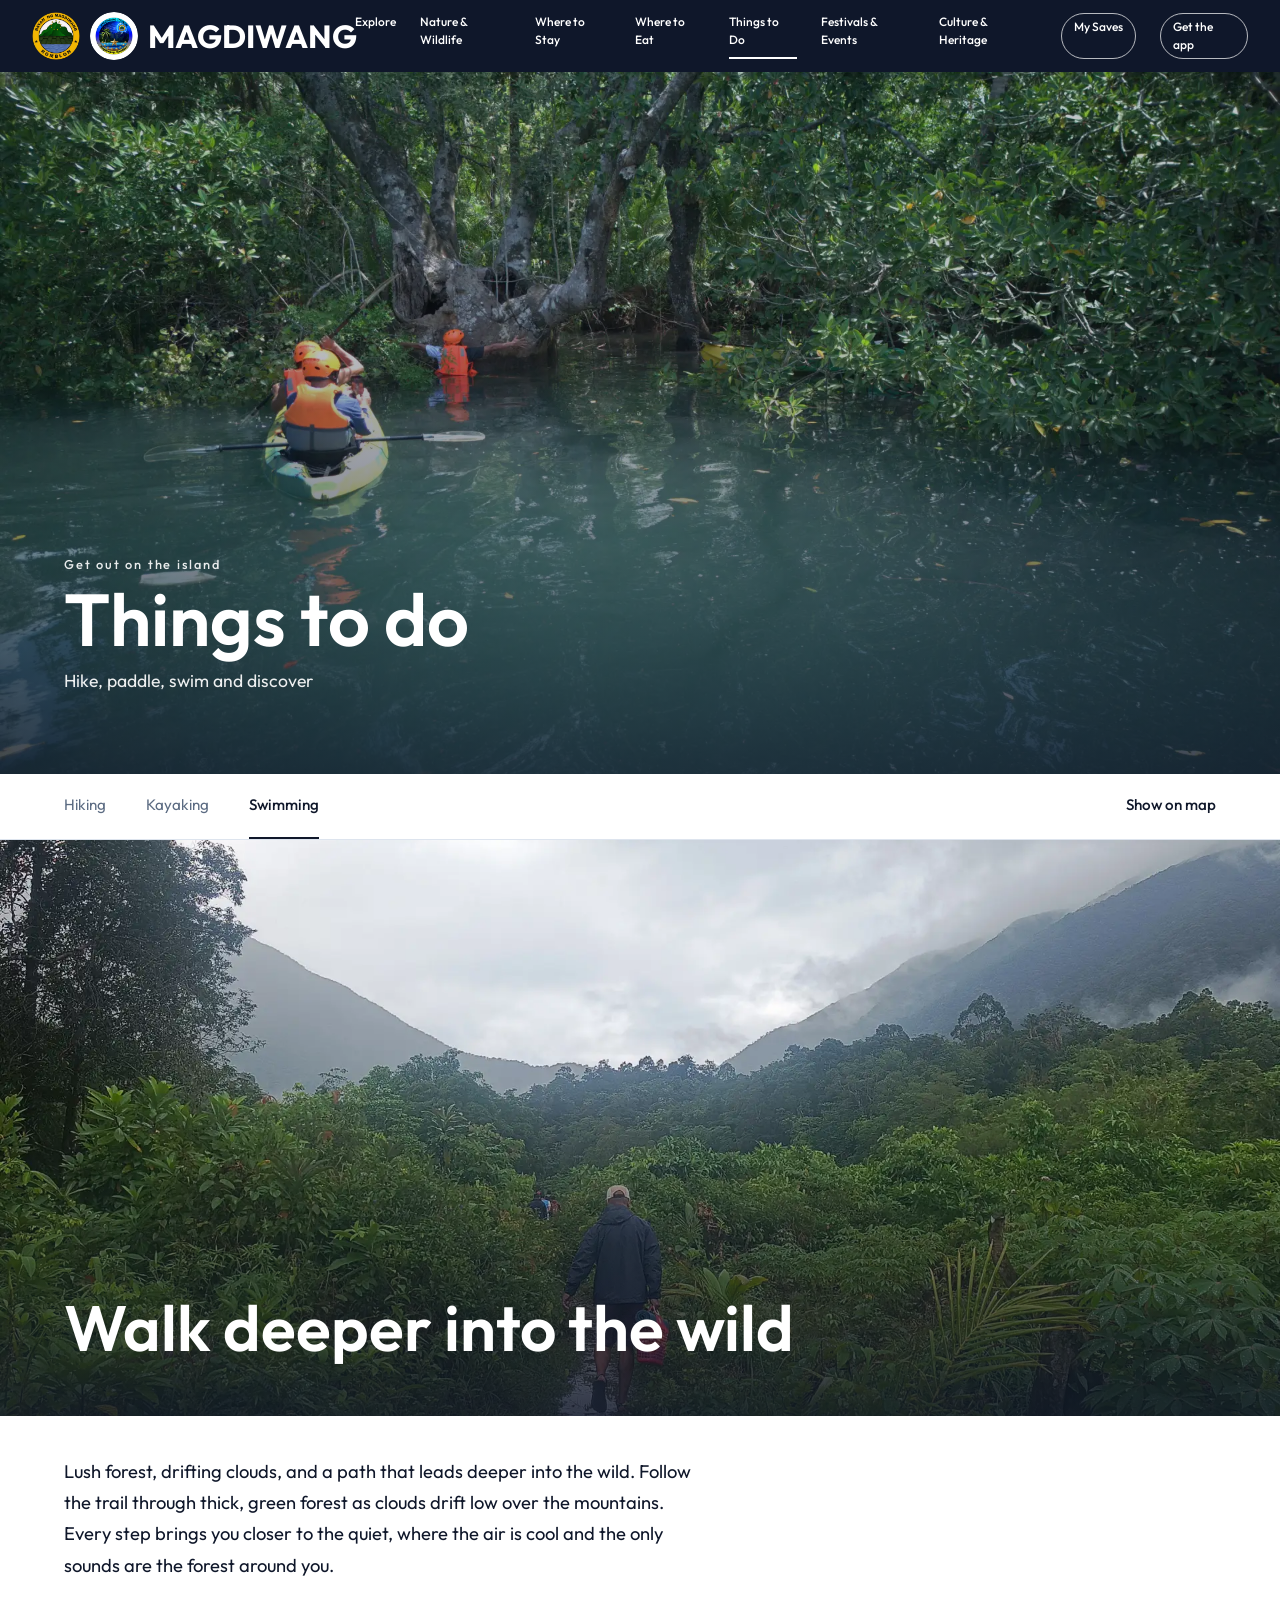
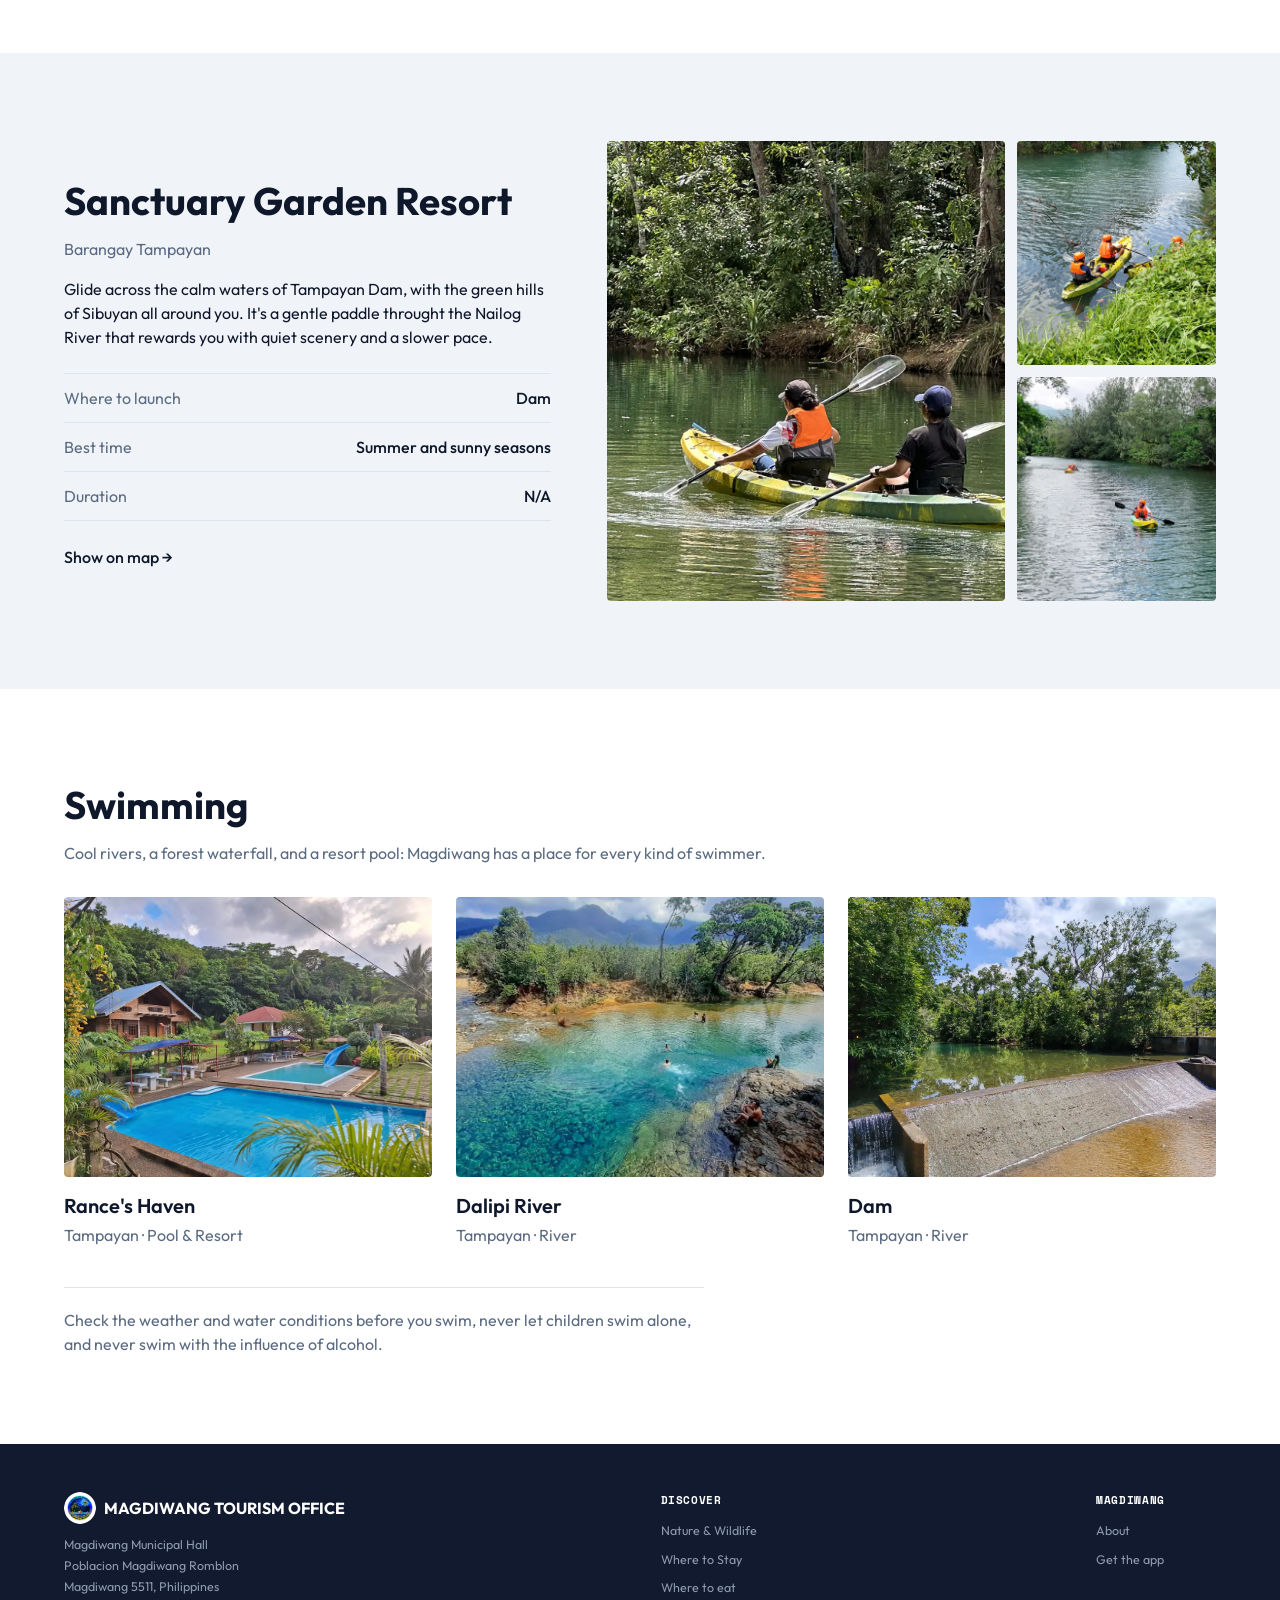
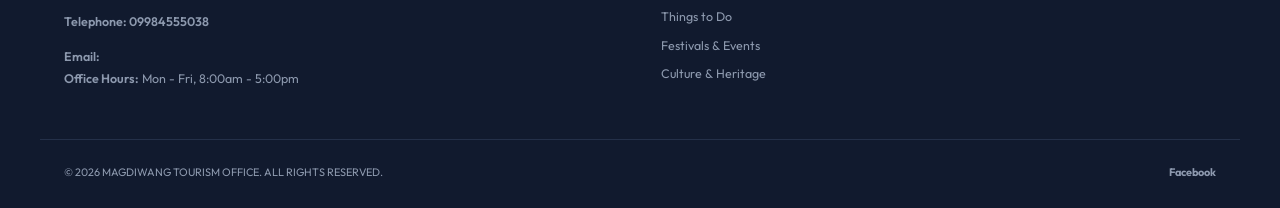
<file: html/activities.html>
<!DOCTYPE html>
<html lang="en">
<head>
  <meta charset="utf-8">
  <meta name="viewport" content="width=device-width, initial-scale=1, viewport-fit=cover">
  <title>Things to Do | Magdiwang Tourism Office</title>
  <meta name="description" content="Hiking, kayaking and swimming in Magdiwang, Sibuyan Island, Romblon.">
  <meta name="theme-color" content="#0f172a">
  <link rel="manifest" href="../manifest.webmanifest">
  <link rel="icon" type="image/x-icon" href="../assets/tourism-logo.ico">
  <link rel="preconnect" href="https://fonts.googleapis.com">
  <link rel="preconnect" href="https://fonts.gstatic.com" crossorigin>
  <link href="https://fonts.googleapis.com/css2?family=Outfit:wght@300;400;500;600;700&family=Space+Mono:wght@700&family=Permanent+Marker&display=swap" rel="stylesheet">
  <link rel="stylesheet" href="../style/index.css">
  <link rel="stylesheet" href="../style/activities.css">
</head>
<body>

  <header class="nav">
    <a class="nav__logos" href="../index.html" aria-label="Magdiwang Tourism home">
      <img src="../assets/Magdiwang-seal.png" alt="Municipality of Magdiwang seal">
      <img src="../assets/tourism-logo.png" alt="Magdiwang Tourism logo">
      <h1>MAGDIWANG</h1>
    </a>
    <button class="nav__toggle" aria-label="Toggle menu" aria-expanded="false">&#9776;</button>
    <nav class="nav__links" id="menu">
        <a href="explore.html">Explore</a>
        <a href="nature.html">Nature & Wildlife</a>
        <a href="lodging.html">Where to Stay</a>
        <a href="foods.html">Where to Eat</a>
        <a href="activities.html" aria-current="page">Things to Do</a>
        <a href="events.html">Festivals & Events</a>
        <a href="coming-soon.html">Culture & Heritage</a>
        <a href="install.html">Get the app</a>
    </nav>
  </header>

  <main>
    <section class="ahero" aria-label="Photos of activities in Magdiwang">
      <div class="ahero__track" id="slides">
        <div class="ahero__slide" style="background-image:url('../assets/activities/hero.webp')"></div>  
      </div>
      <div class="ahero__text">
        <p class="ahero__eyebrow">Get out on the island</p>
        <h1>Things to do</h1>
        <p>Hike, paddle, swim and discover</p>
      </div>
    </section>

    <div class="asub">
      <div class="wrap asub__in" id="subnav">
        <a href="#hiking" class="on">Hiking</a>
        <a href="#kayaking">Kayaking</a>
        <a href="#swimming">Swimming</a>
        <a class="asub__map" href="../index.html?cat=Activities#map-section">Show on map</a>
      </div>
    </div>

    <section class="hike" id="hiking" aria-labelledby="hike-title">
      <div class="hike__photo" id="hike-photo" role="img" aria-label="Hiking trail">
        <div class="wrap hike__label"><h2 id="hike-title"></h2><p id="hike-place"></p></div>
      </div>
      <div class="wrap"><p class="hike__desc" id="hike-desc"></p></div>
    </section>

    <section class="kayak" id="kayaking" aria-labelledby="kayak-title">
      <div class="wrap kayak__grid">
        <div class="kayak__text">
          <h2 id="kayak-title"></h2>
          <p class="kayak__place" id="kayak-place"></p>
          <p id="kayak-desc"></p>
          <dl class="kayak__facts" id="kayak-facts"></dl>
          <a class="kayak__map" href="../index.html#map-section">Show on map &rarr;</a>
        </div>
        <div class="kayak__photos" id="kayak-photos"></div>
      </div>
    </section>

    <section class="swim" id="swimming" aria-labelledby="swim-title">
      <div class="wrap">
        <h2 id="swim-title">Swimming</h2>
        <p class="lead" id="swim-intro"></p>
        <div class="swim__row" id="swim-row"></div>
        <p class="swim__note" id="swim-note"></p>
      </div>
    </section>
  </main>

  <footer class="footer" id="contact">
    <div class="wrap footer__grid">
      <div class="footer__office">
        <div class="footer__brand">
          <img src="../assets/tourism-logo.png" alt="">
          <strong>MAGDIWANG TOURISM OFFICE</strong>
        </div>
        <p>Magdiwang Municipal Hall<br>Poblacion Magdiwang Romblon<br>Magdiwang 5511, Philippines</p>
        <p class="footer__contact"><b>Telephone: 09984555038</b></p>
        <p class="footer__contact"><b>Email:</b><br><b>Office Hours:</b> Mon - Fri, 8:00am - 5:00pm</p>
      </div>
      <div class="footer__col">
        <h4>DISCOVER</h4>
        <a href="nature.html">Nature & Wildlife</a>
        <a href="lodging.html">Where to Stay</a>
        <a href="foods.html">Where to eat</a>
        <a href="activities.html">Things to Do</a>
        <a href="events.html">Festivals & Events</a>
        <a href="coming-soon.html">Culture & Heritage</a>
      </div>
      <div class="footer__col">
        <h4>MAGDIWANG</h4>
        <a href="../index.html#about">About</a>
        <a href="install.html">Get the app</a>
      </div>
    </div>
    <div class="wrap footer__bottom">
      <span>&copy; <span id="year">2026</span> MAGDIWANG TOURISM OFFICE. ALL RIGHTS RESERVED.</span>
      <span class="footer__social"><a href="https://www.facebook.com/profile.php?id=61583923357666">Facebook</a></span>
    </div>
  </footer>

  <script src="../data/activities.js"></script>
  <script src="../js/main.js"></script>
  <script src="../js/activities.js"></script>
  <script src="../js/lightbox.js"></script>
</body>
</html>
</file>
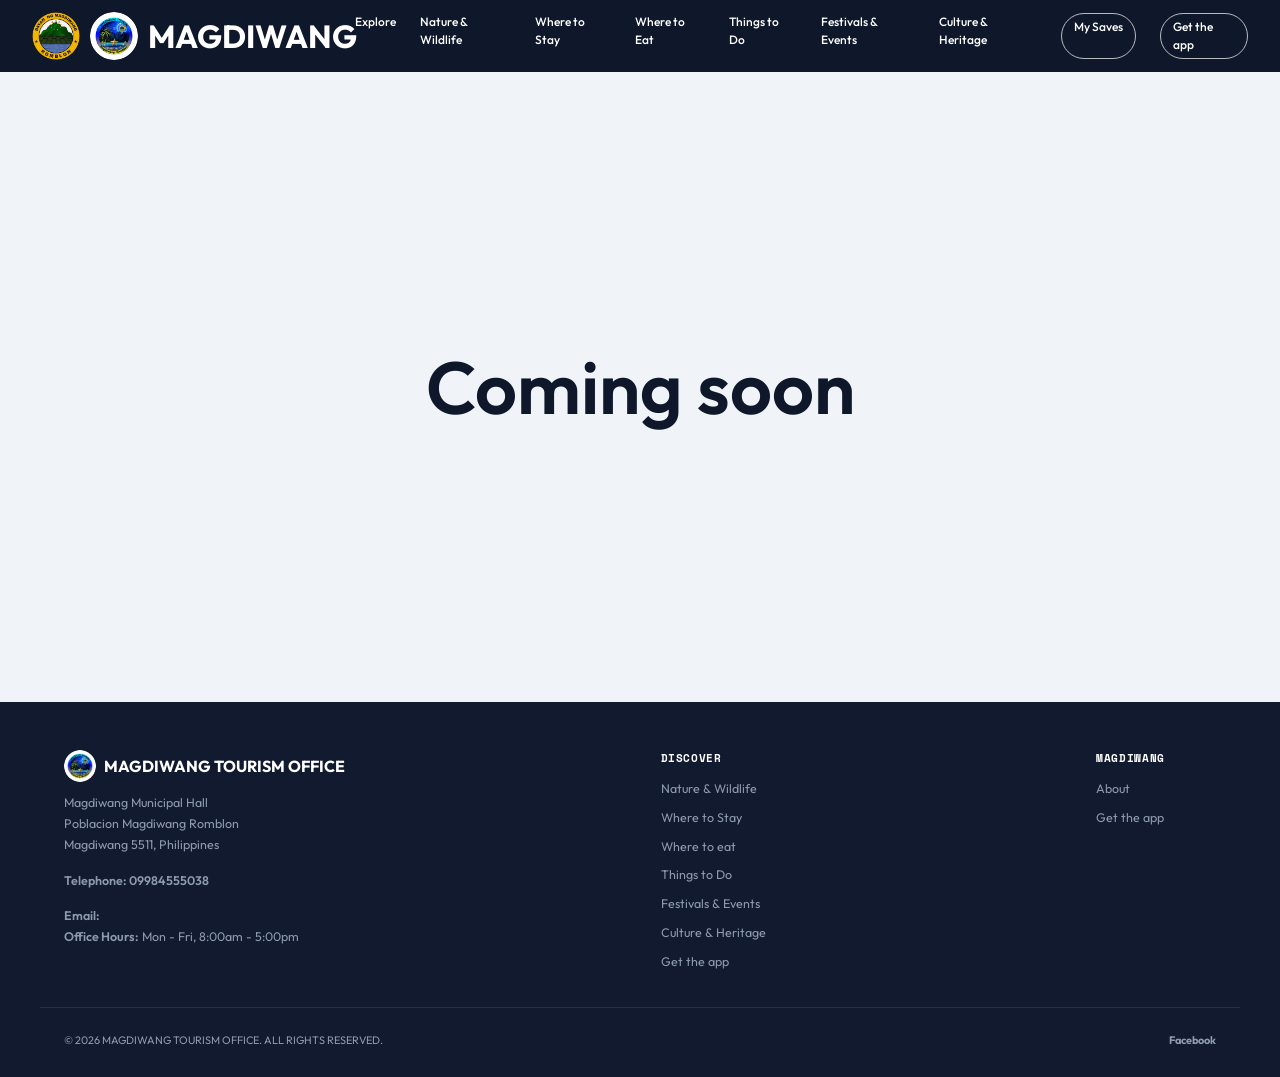
<file: html/coming-soon.html>
<!DOCTYPE html>
<html lang="en">
<head>
  <meta charset="utf-8">
  <meta name="viewport" content="width=device-width, initial-scale=1, viewport-fit=cover">
  <title>Coming Soon | Magdiwang Tourism Office</title>
  <meta name="description" content="This page is coming soon.">
  <meta name="theme-color" content="#0f172a">
  <link rel="manifest" href="../manifest.webmanifest">
  <link rel="icon" type="image/x-icon" href="../assets/tourism-logo.ico">
  <link rel="preconnect" href="https://fonts.googleapis.com">
  <link rel="preconnect" href="https://fonts.gstatic.com" crossorigin>
  <link href="https://fonts.googleapis.com/css2?family=Outfit:wght@300;400;500;600;700&family=Space+Mono:wght@700&family=Permanent+Marker&display=swap" rel="stylesheet">
  <link rel="stylesheet" href="../style/index.css">
  <link rel="stylesheet" href="../style/coming-soon.css">
</head>
<body>

  <header class="nav">
    <a class="nav__logos" href="../index.html" aria-label="Magdiwang Tourism home">
      <img src="../assets/Magdiwang-seal.png" alt="Municipality of Magdiwang seal">
      <img src="../assets/tourism-logo.png" alt="Magdiwang Tourism logo">
      <h1>MAGDIWANG</h1>
    </a>
    <button class="nav__toggle" aria-label="Toggle menu" aria-expanded="false">&#9776;</button>
    <nav class="nav__links" id="menu">
      <a href="explore.html">Explore</a>
      <a href="nature.html">Nature & Wildlife</a>
      <a href="lodging.html">Where to Stay</a>
      <a href="foods.html">Where to Eat</a>
      <a href="activities.html">Things to Do</a>
      <a href="events.html">Festivals & Events</a>
      <a href="#">Culture & Heritage</a>
      <a href="install.html">Get the app</a>
    </nav>
  </header>

  <main class="soon">
    <h2>Coming soon</h2>
  </main>

  <footer class="footer" id="contact">
    <div class="wrap footer__grid">
      <div class="footer__office">
        <div class="footer__brand">
          <img src="../assets/tourism-logo.png" alt="">
          <strong>MAGDIWANG TOURISM OFFICE</strong>
        </div>
        <p>Magdiwang Municipal Hall<br>Poblacion Magdiwang Romblon<br>Magdiwang 5511, Philippines</p>
        <p class="footer__contact"><b>Telephone: 09984555038</b></p>
        <p class="footer__contact"><b>Email:</b><br><b>Office Hours:</b> Mon - Fri, 8:00am - 5:00pm</p>
      </div>
      <div class="footer__col">
        <h4>DISCOVER</h4>
        <a href="nature.html">Nature & Wildlife</a>
        <a href="lodging.html">Where to Stay</a>
        <a href="foods.html">Where to eat</a>
        <a href="activities.html">Things to Do</a>
        <a href="events.html">Festivals & Events</a>
        <a href="#">Culture & Heritage</a>
        <a href="install.html">Get the app</a>
      </div>
      <div class="footer__col">
        <h4>MAGDIWANG</h4>
        <a href="../index.html#about">About</a>
        <a href="install.html">Get the app</a>
      </div>
    </div>
    <div class="wrap footer__bottom">
      <span>&copy; <span id="year">2026</span> MAGDIWANG TOURISM OFFICE. ALL RIGHTS RESERVED.</span>
      <span class="footer__social"><a href="https://www.facebook.com/profile.php?id=61583923357666">Facebook</a></span>
    </div>
  </footer>

  <script src="../js/main.js"></script>
</body>
</html>
</file>
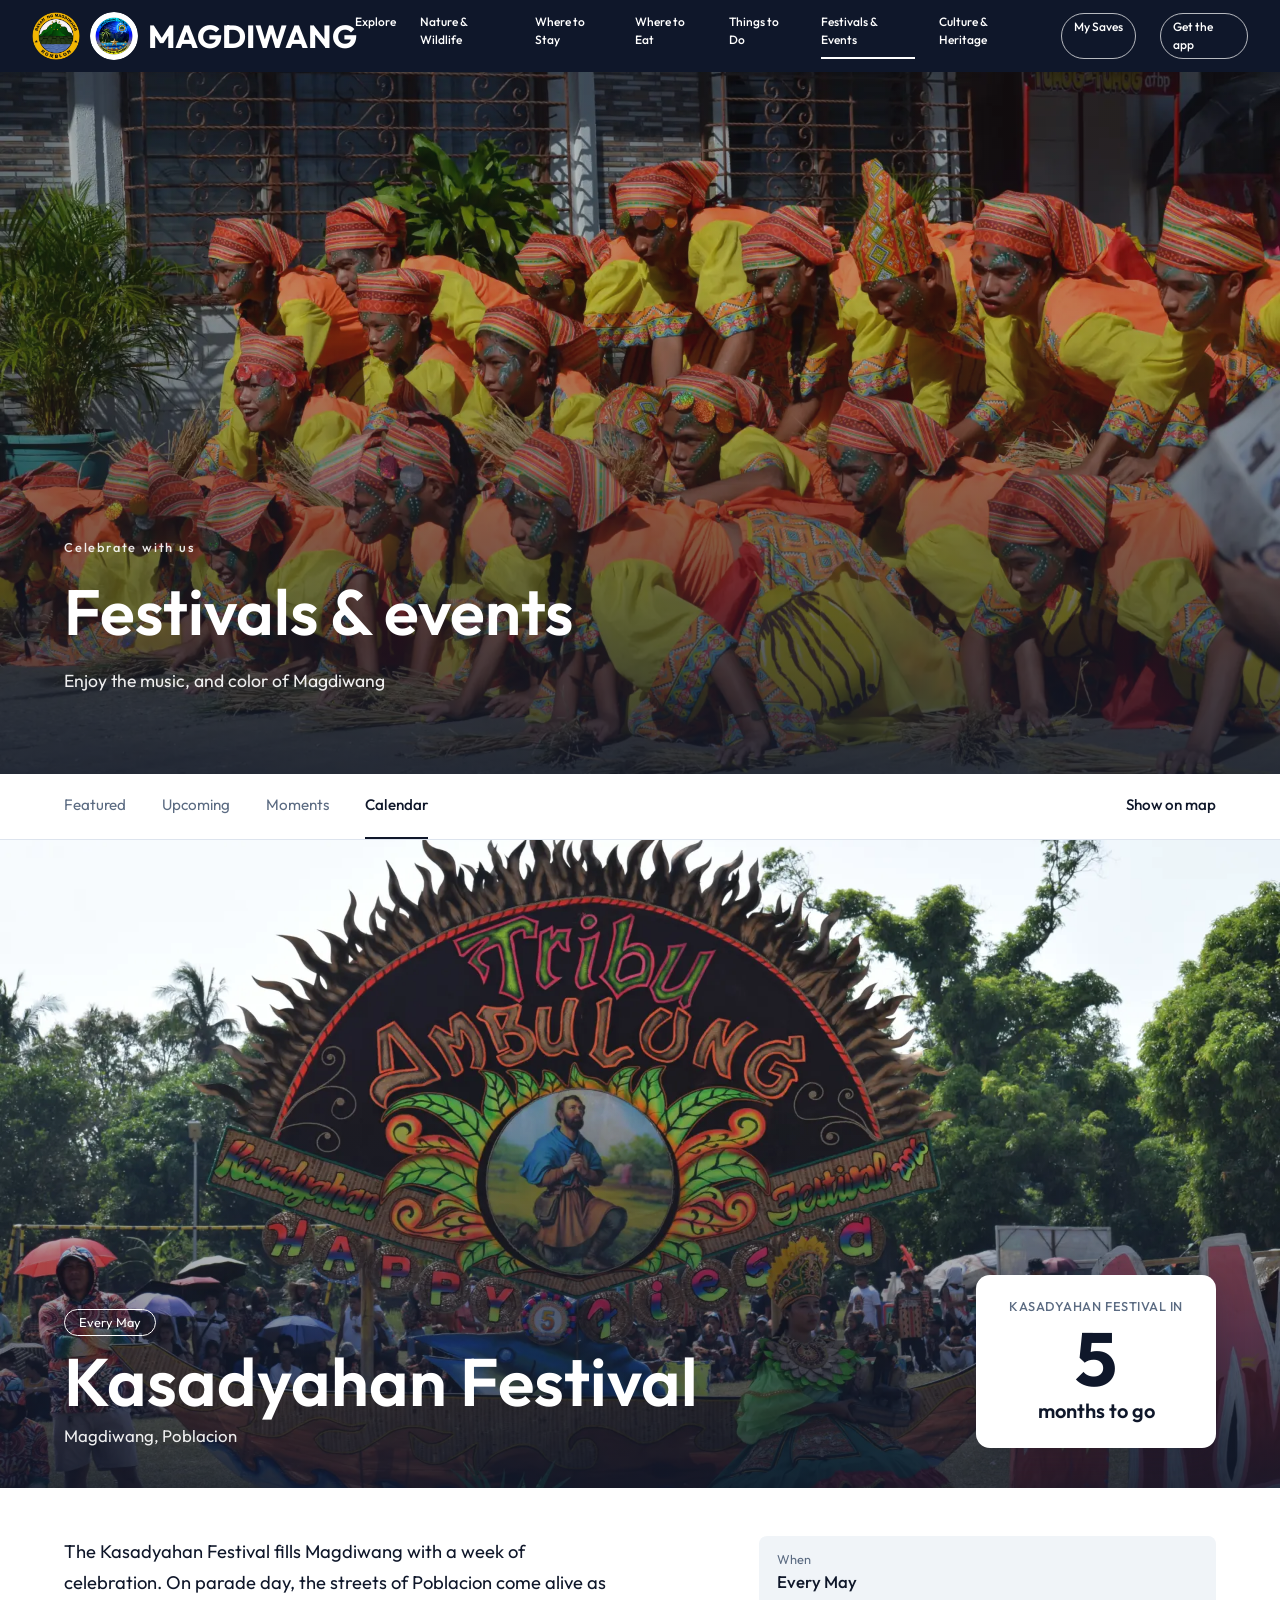
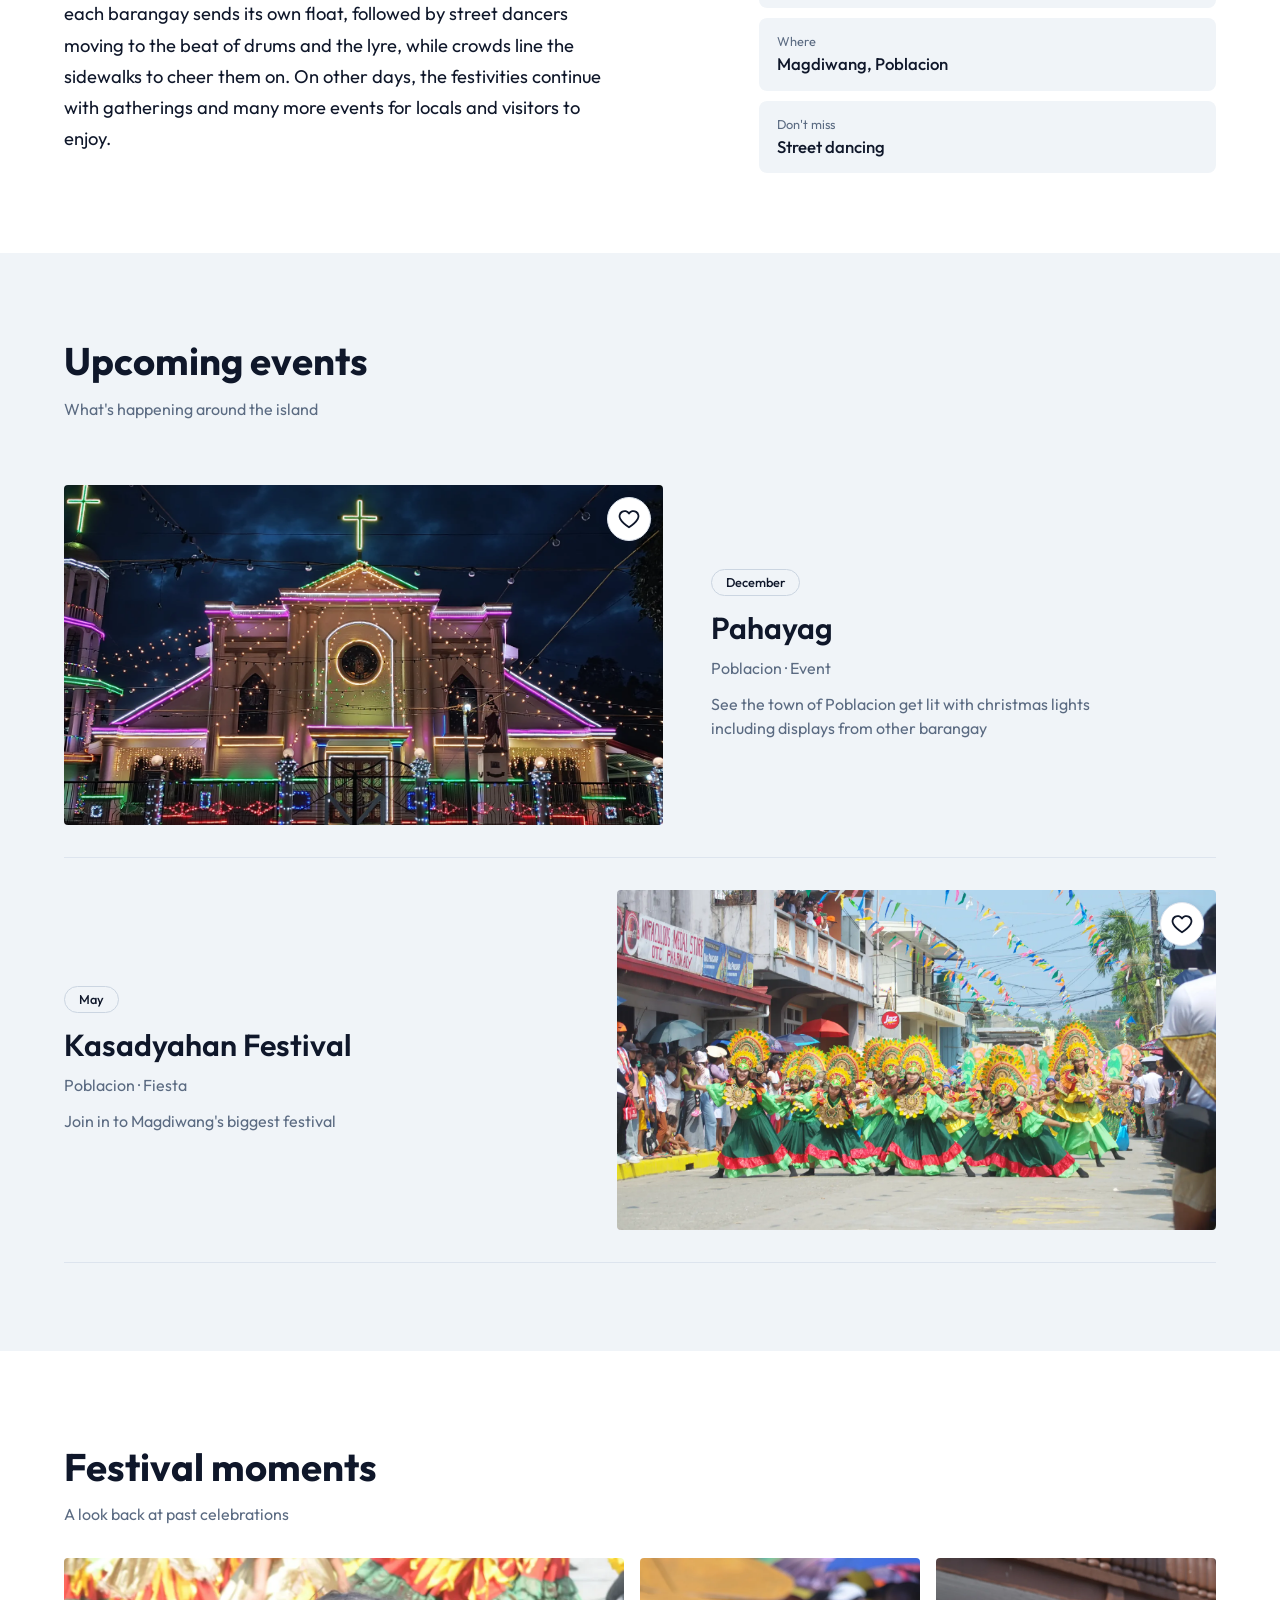
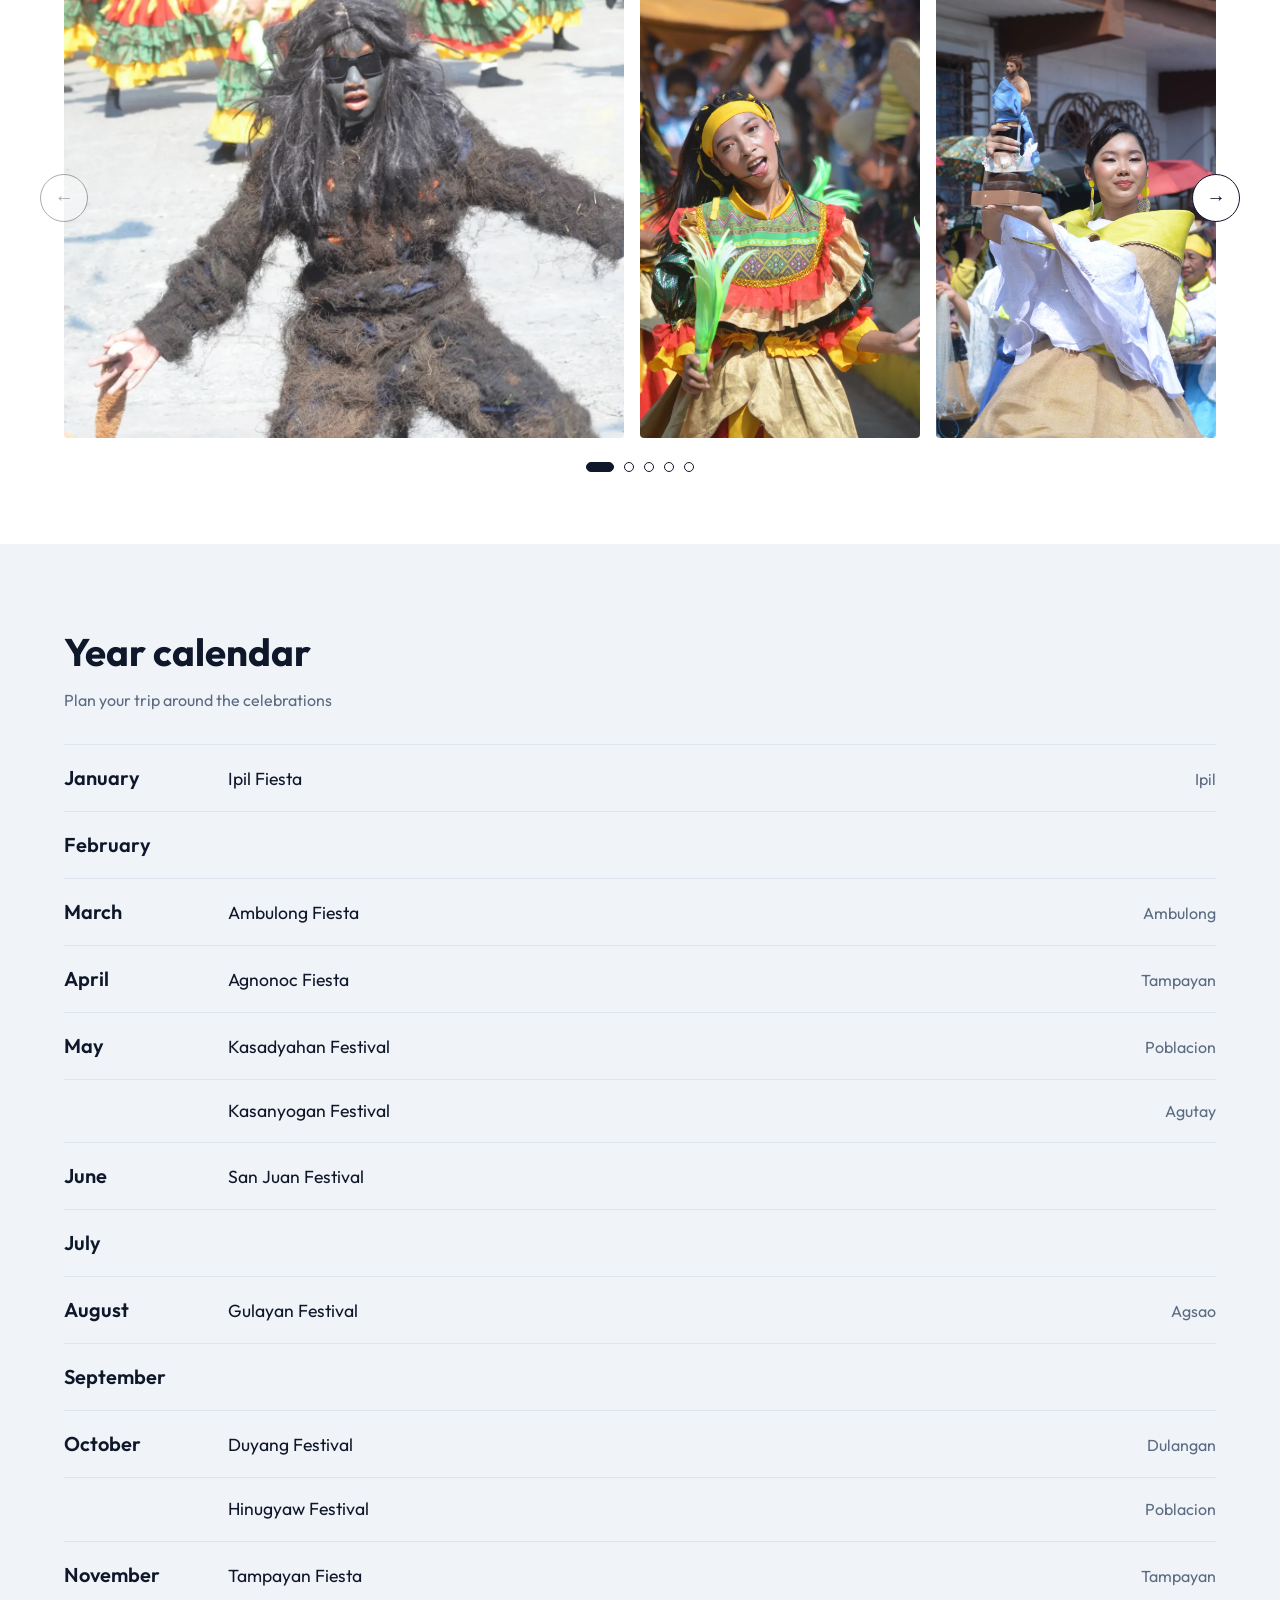
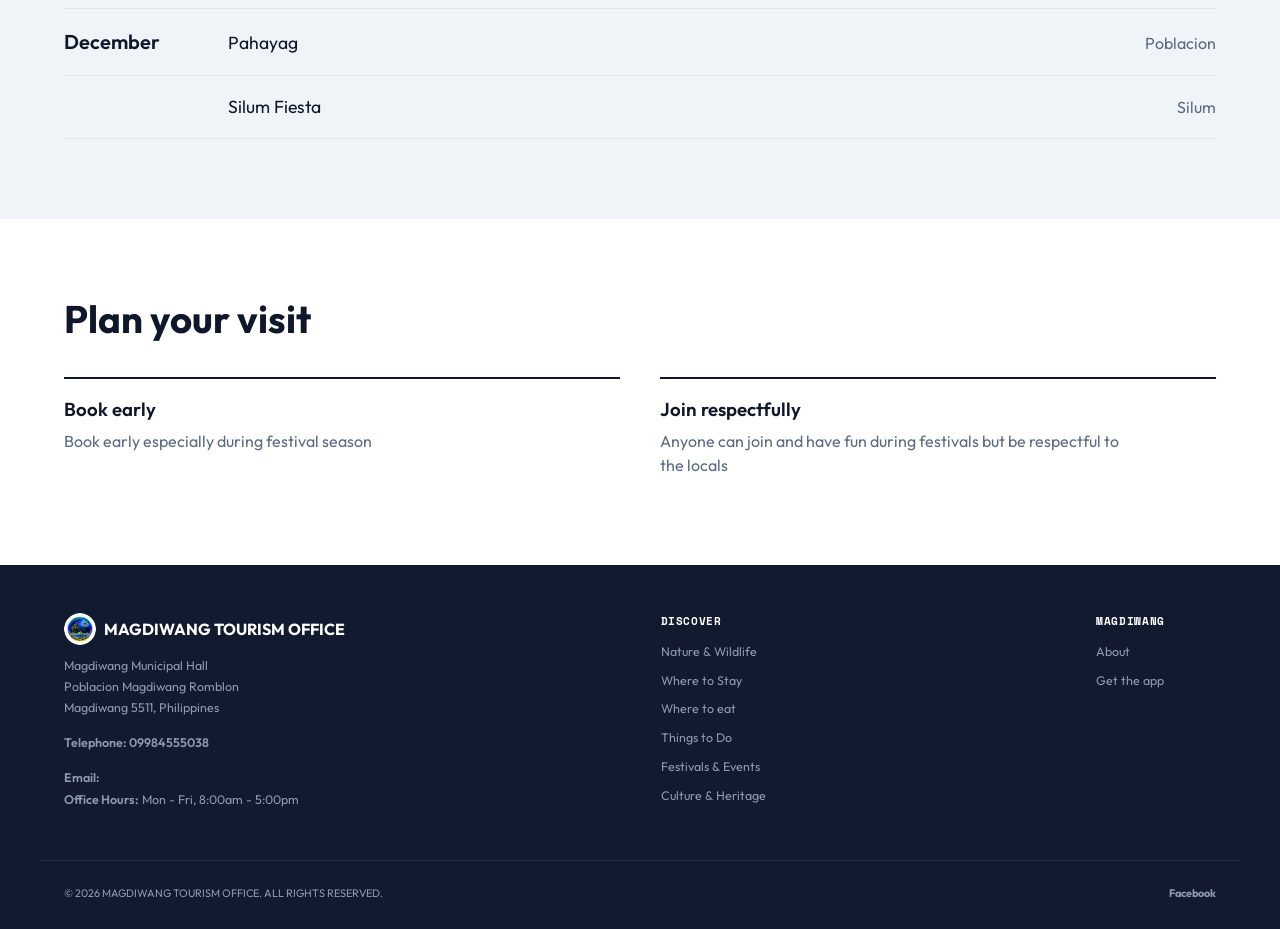
<file: html/events.html>
<!DOCTYPE html>
<html lang="en">
<head>
  <meta charset="utf-8">
  <meta name="viewport" content="width=device-width, initial-scale=1, viewport-fit=cover">
  <title>Festivals &amp; Events | Magdiwang Tourism Office</title>
  <meta name="description" content="Festivals, fiestas and community events in Magdiwang, Sibuyan Island, Romblon.">
  <meta name="theme-color" content="#0f172a">
  <link rel="manifest" href="../manifest.webmanifest">
  <link rel="icon" type="image/x-icon" href="../assets/tourism-logo.ico">
  <link rel="preconnect" href="https://fonts.googleapis.com">
  <link rel="preconnect" href="https://fonts.gstatic.com" crossorigin>
  <link href="https://fonts.googleapis.com/css2?family=Outfit:wght@300;400;500;600;700&family=Space+Mono:wght@700&family=Permanent+Marker&display=swap" rel="stylesheet">
  <link rel="stylesheet" href="../style/index.css">
  <link rel="stylesheet" href="../style/events.css">
  <link rel="stylesheet" href="../style/countdown.css">
</head>
<body>

  <header class="nav">
    <a class="nav__logos" href="../index.html" aria-label="Magdiwang Tourism home">
      <img src="../assets/Magdiwang-seal.png" alt="Municipality of Magdiwang seal">
      <img src="../assets/tourism-logo.png" alt="Magdiwang Tourism logo">
      <h1>MAGDIWANG</h1>
    </a>
    <button class="nav__toggle" aria-label="Toggle menu" aria-expanded="false">&#9776;</button>
    <nav class="nav__links" id="menu">
      <a href="explore.html">Explore</a>
      <a href="nature.html">Nature & Wildlife</a>
      <a href="lodging.html">Where to Stay</a>
      <a href="foods.html">Where to Eat</a>
      <a href="activities.html">Things to Do</a>
      <a href="events.html" aria-current="page">Festivals & Events</a>
      <a href="coming-soon.html">Culture & Heritage</a>
      <a href="install.html">Get the app</a>
    </nav>
  </header>

  <main>
    <section class="evhero" aria-label="Photos of festivals in Magdiwang">
      <div class="evhero__track" id="slides">
        <div class="evhero__slide" style="background-image:url('../assets/events/hero.webp')"></div>
      </div>
      <div class="evhero__text">
        <p class="evhero__eyebrow">Celebrate with us</p>
        <h1>Festivals &amp; events</h1>
        <p>Enjoy the music, and color of Magdiwang</p>
      </div>
    </section>

    <div class="evsub">
      <div class="wrap evsub__in" id="subnav">
        <a href="#featured" class="on">Featured</a>
        <a href="#upcoming">Upcoming</a>
        <a href="#moments">Moments</a>
        <a href="#calendar">Calendar</a>
        <a class="evsub__map" href="../index.html?cat=Events#map-section">Show on map</a>
      </div>
    </div>

    <section class="feat" id="featured" aria-labelledby="feat-name">
      <div class="feat__photo" id="feat-photo" role="img" aria-label="Featured festival">
        <div class="wrap feat__label">
          <span class="pillbox" id="feat-when"></span>
          <h2 id="feat-name"></h2>
          <p id="feat-where"></p>
          <div class="cd" id="feat-count" hidden>
            <div class="cd__label" id="cd-label"></div>
            <div class="cd__big" id="cd-big"></div>
            <div class="cd__unit" id="cd-unit"></div>
          </div>
        </div>
      </div>
      <div class="wrap feat__grid">
        <p class="feat__desc" id="feat-desc"></p>
        <dl class="feat__facts" id="feat-facts"></dl>
      </div>
    </section>

    <section class="up" id="upcoming">
      <div class="wrap">
        <h2>Upcoming events</h2>
        <p class="lead">What's happening around the island</p>
        <div id="elist" aria-live="polite"></div>
      </div>
    </section>

    <section class="mom" id="moments">
      <div class="wrap">
        <h2>Festival moments</h2>
        <p class="lead">A look back at past celebrations</p>
        <div class="mom__stage">
          <button type="button" class="mom__btn mom__btn--prev" id="prev" aria-label="Previous photos">&#8592;</button>
          <div class="mom__view" id="mview" tabindex="0" aria-label="Festival photos, use the arrows to slide">
            <div class="mom__track" id="mtrack"></div>
          </div>
          <button type="button" class="mom__btn mom__btn--next" id="next" aria-label="Next photos">&#8594;</button>
        </div>
        <div class="mom__dots" id="mdots" role="group" aria-label="Choose a slide"></div>
      </div>
    </section>

    <section class="cal" id="calendar">
      <div class="wrap">
        <h2>Year calendar</h2>
        <p class="lead">Plan your trip around the celebrations</p>
        <div class="cal__list" id="clist"></div>
      </div>
    </section>

    <section class="plan" id="plan">
      <div class="wrap">
        <h2>Plan your visit</h2>
        <div class="plan__grid">
          <div><h3>Book early</h3><p>Book early especially during festival season</p></div>
          <div><h3>Join respectfully</h3><p>Anyone can join and have fun during festivals but be respectful to the locals</p></div>
        </div>
      </div>
    </section>
  </main>

  <footer class="footer" id="contact">
    <div class="wrap footer__grid">
      <div class="footer__office">
        <div class="footer__brand">
          <img src="../assets/tourism-logo.png" alt="">
          <strong>MAGDIWANG TOURISM OFFICE</strong>
        </div>
        <p>Magdiwang Municipal Hall<br>Poblacion Magdiwang Romblon<br>Magdiwang 5511, Philippines</p>
        <p class="footer__contact"><b>Telephone: 09984555038</b></p>
        <p class="footer__contact"><b>Email:</b><br><b>Office Hours:</b> Mon - Fri, 8:00am - 5:00pm</p>
      </div>
      <div class="footer__col">
        <h4>DISCOVER</h4>
         <a href="nature.html">Nature & Wildlife</a>
        <a href="lodging.html">Where to Stay</a>
        <a href="foods.html">Where to eat</a>
        <a href="activities.html">Things to Do</a>
        <a href="events.html">Festivals & Events</a>
        <a href="coming-soon.html">Culture & Heritage</a>
      </div>
      <div class="footer__col">
        <h4>MAGDIWANG</h4>
        <a href="../index.html#about">About</a>
        <a href="install.html">Get the app</a>
      </div>
    </div>
    <div class="wrap footer__bottom">
      <span>&copy; <span id="year">2026</span> MAGDIWANG TOURISM OFFICE. ALL RIGHTS RESERVED.</span>
      <span class="footer__social"><a href="https://www.facebook.com/profile.php?id=61583923357666">Facebook</a></span>
    </div>
  </footer>

  <script src="../data/events.js"></script>
  <script src="../js/trip.js"></script>
  <script src="../js/main.js"></script>
  <script src="../js/events.js"></script>
  <script src="../js/countdown.js"></script>
  <script src="../js/lightbox.js"></script>
</body>
</html>
</file>
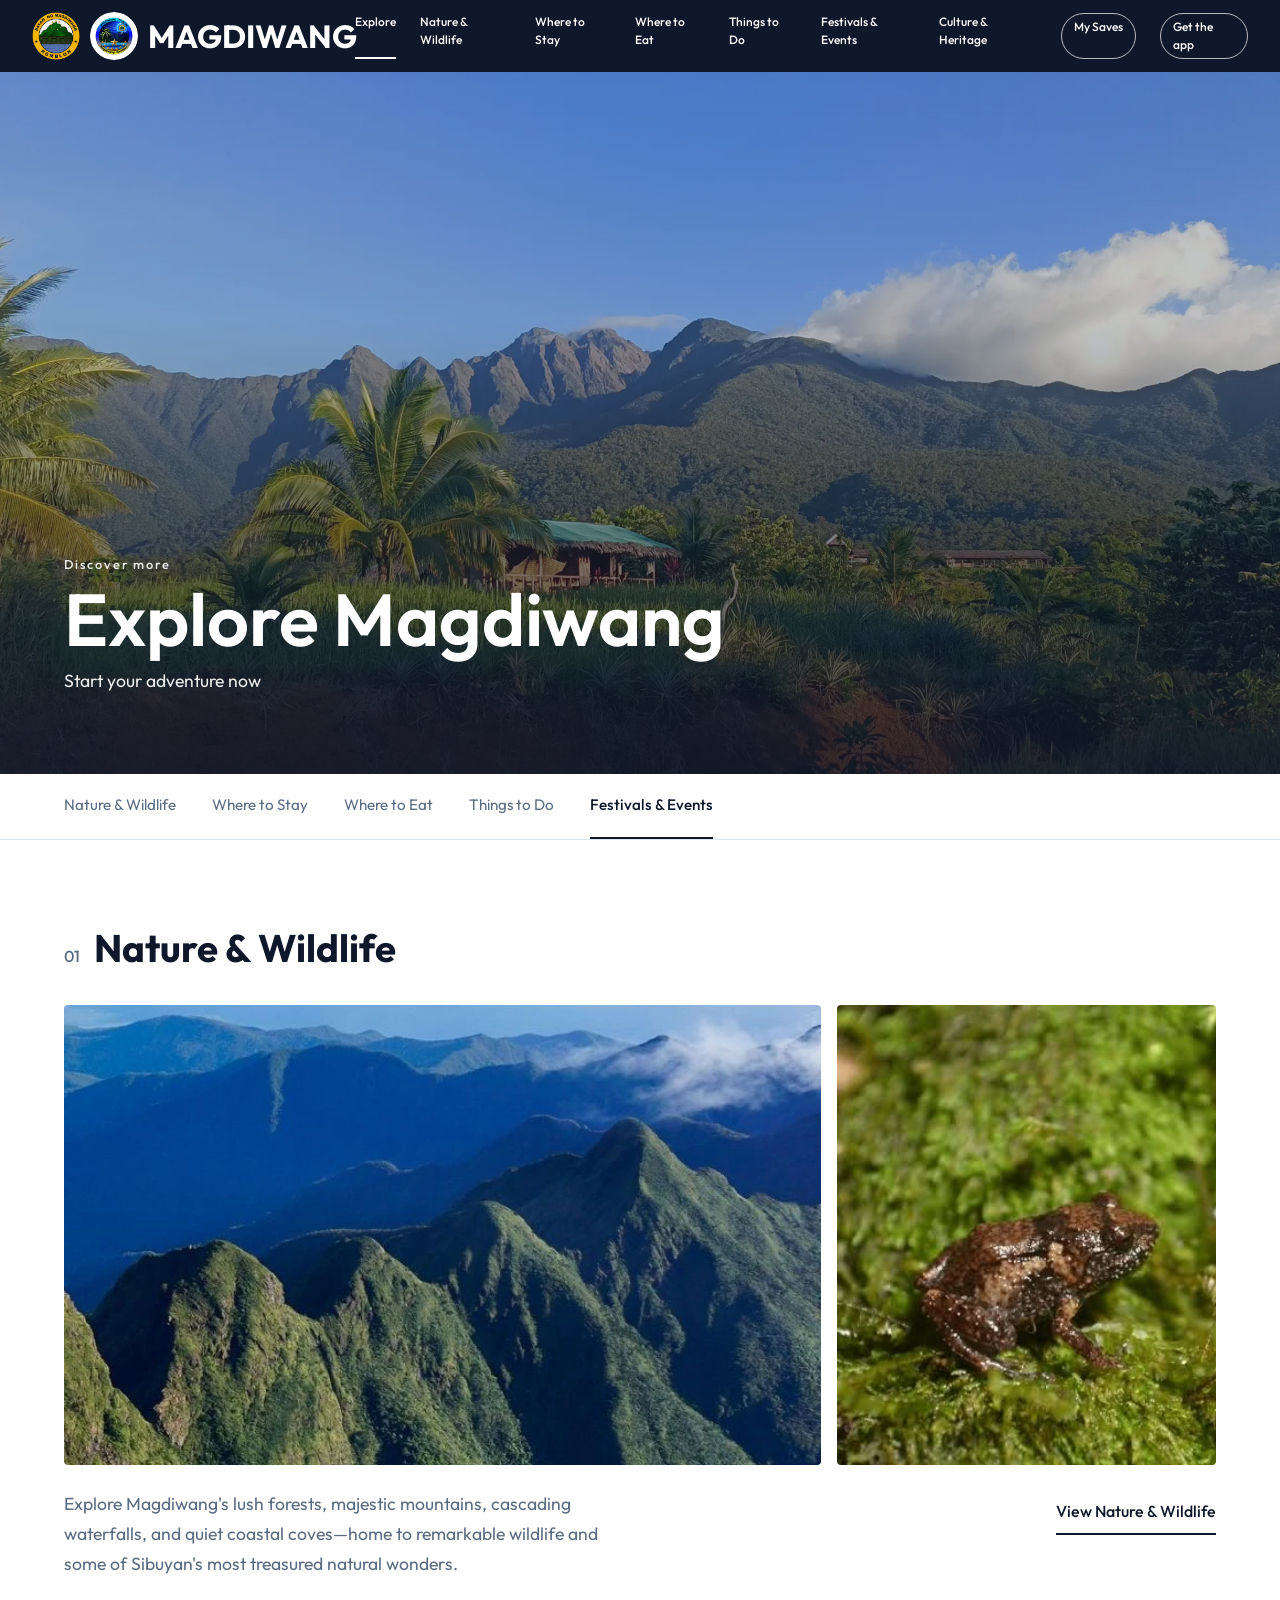
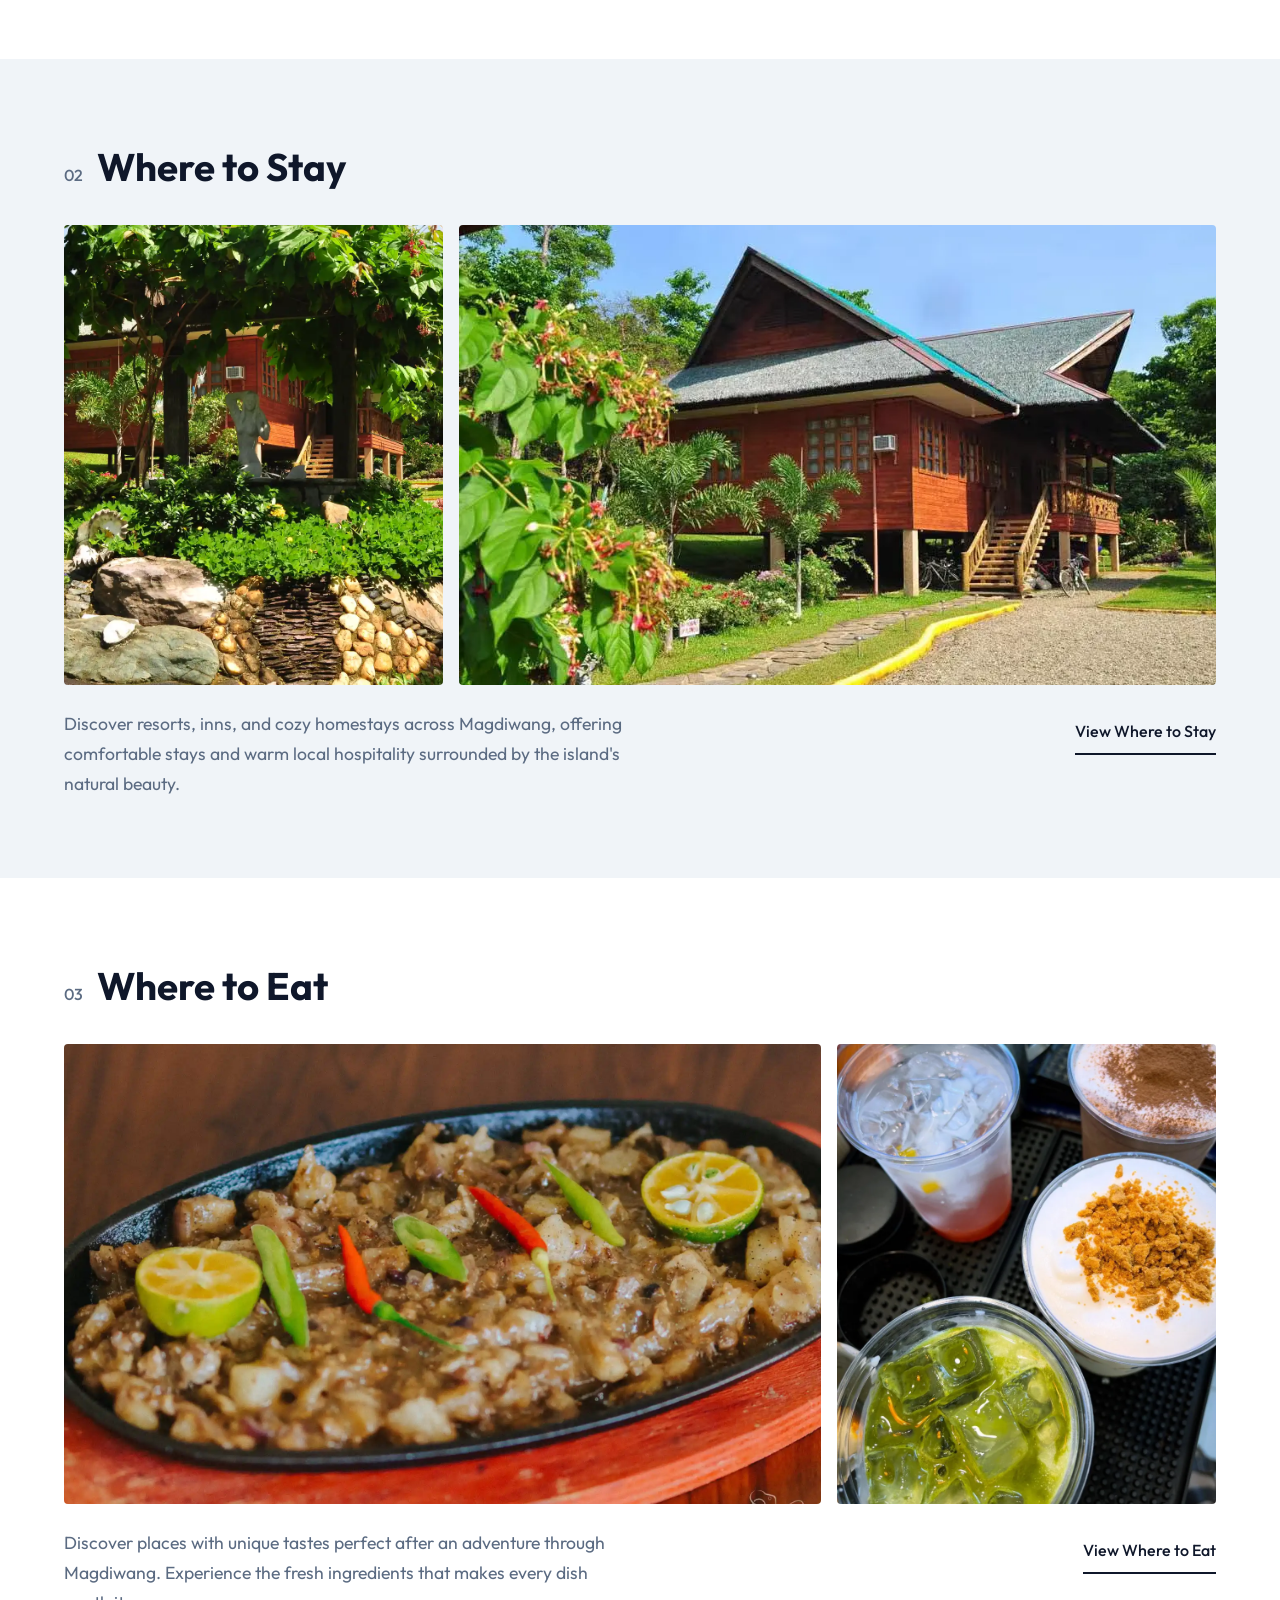
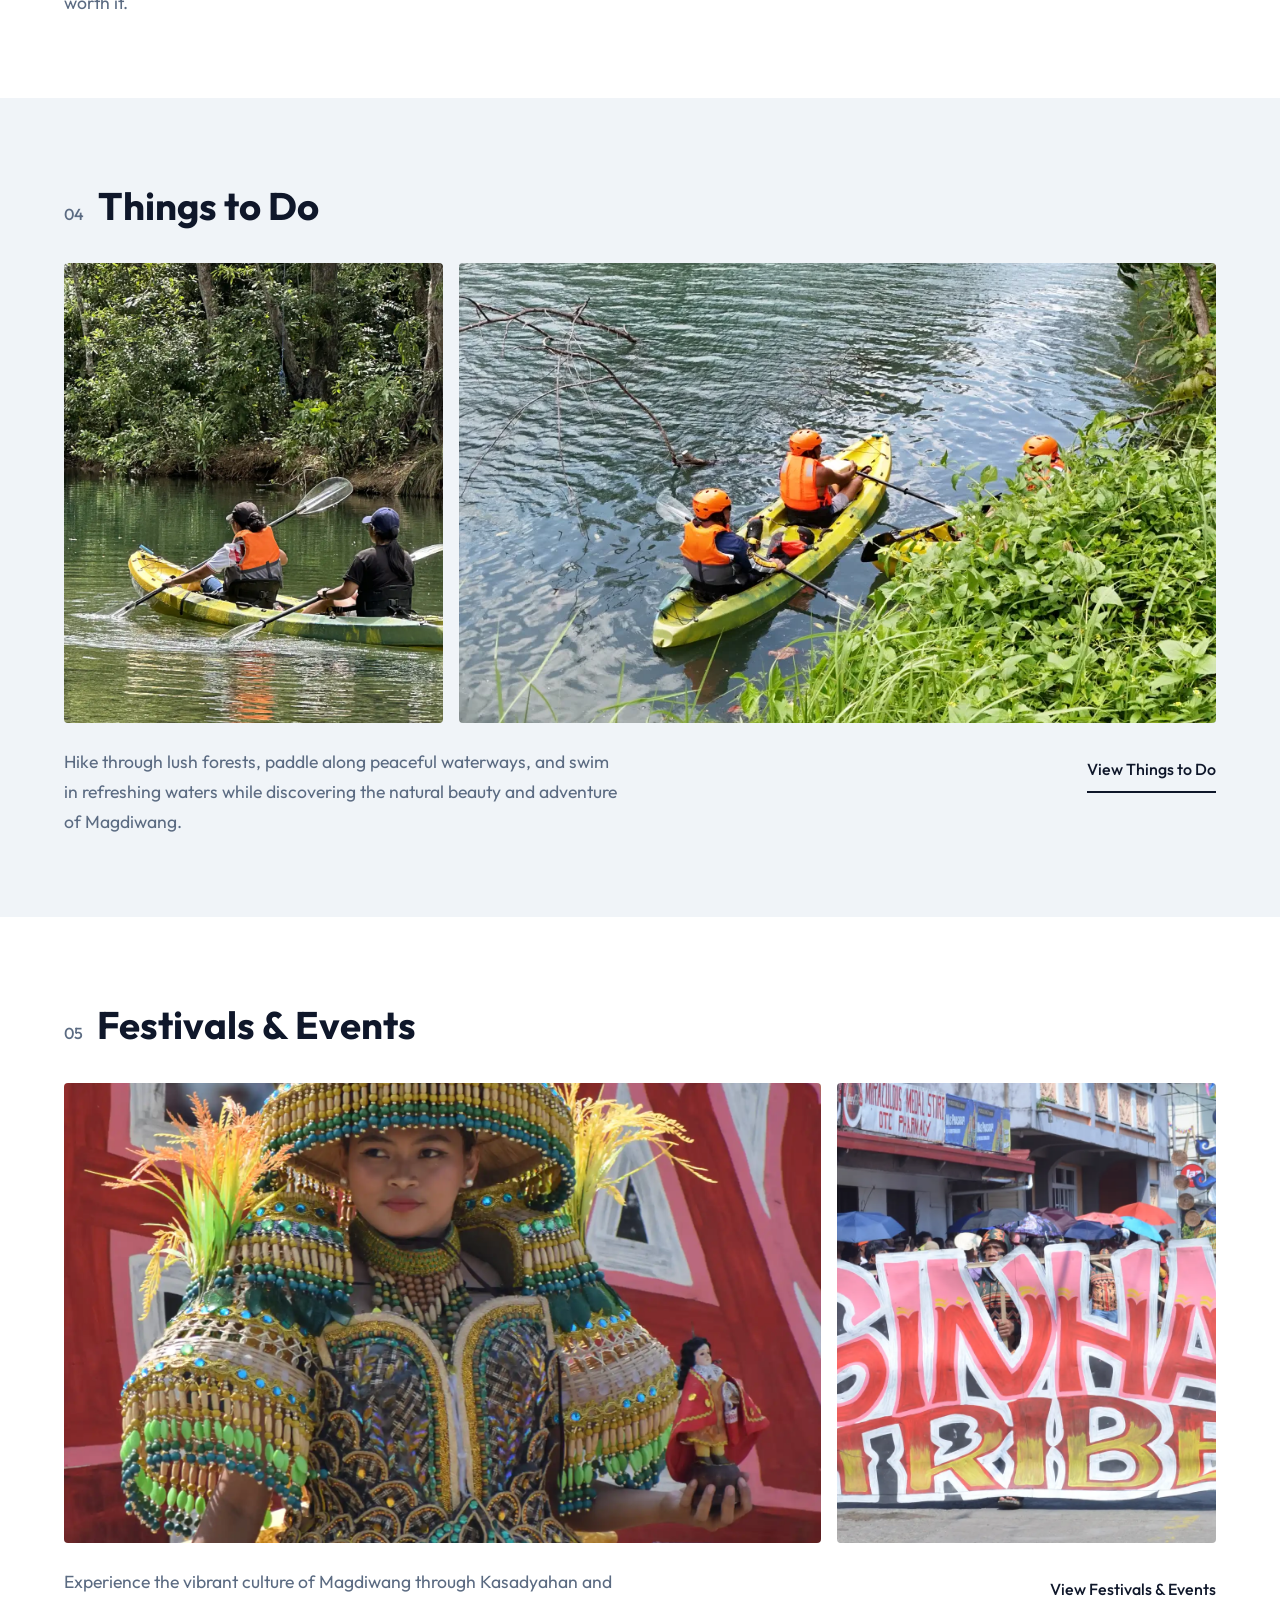
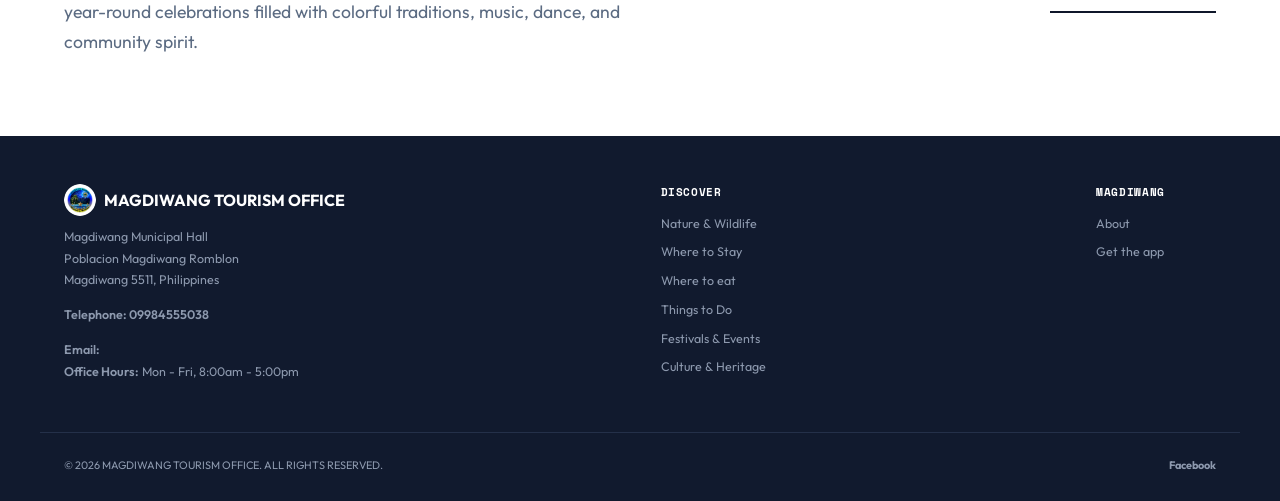
<file: html/explore.html>
<!DOCTYPE html>
<html lang="en">
<head>
  <meta charset="utf-8">
  <meta name="viewport" content="width=device-width, initial-scale=1, viewport-fit=cover">
  <title>Explore Magdiwang | Magdiwang Tourism Office</title>
  <meta name="description" content="Nature, places to stay and eat, things to do, festivals and culture in Magdiwang, Sibuyan Island, Romblon.">
  <meta name="theme-color" content="#0f172a">
  <link rel="manifest" href="../manifest.webmanifest">
  <link rel="icon" type="image/x-icon" href="../assets/tourism-logo.ico">
  <link rel="preconnect" href="https://fonts.googleapis.com">
  <link rel="preconnect" href="https://fonts.gstatic.com" crossorigin>
  <link href="https://fonts.googleapis.com/css2?family=Outfit:wght@300;400;500;600;700&family=Space+Mono:wght@700&family=Permanent+Marker&display=swap" rel="stylesheet">
  <link rel="stylesheet" href="../style/index.css">
  <link rel="stylesheet" href="../style/explore.css">
</head>
<body>

  <header class="nav">
    <a class="nav__logos" href="../index.html" aria-label="Magdiwang Tourism home">
      <img src="../assets/Magdiwang-seal.png" alt="Municipality of Magdiwang seal">
      <img src="../assets/tourism-logo.png" alt="Magdiwang Tourism logo">
      <h1>MAGDIWANG</h1>
    </a>
    <button class="nav__toggle" aria-label="Toggle menu" aria-expanded="false">&#9776;</button>
    <nav class="nav__links" id="menu">
      <a href="explore.html" aria-current="page">Explore</a>
      <a href="nature.html">Nature & Wildlife</a>
      <a href="lodging.html">Where to Stay</a>
      <a href="foods.html">Where to Eat</a>
      <a href="activities.html">Things to Do</a>
      <a href="events.html">Festivals & Events</a>
      <a href="coming-soon.html">Culture & Heritage</a>
      <a href="install.html">Get the app</a>
    </nav>
  </header>

  <main>
    <section class="xhero" aria-label="Photos of Magdiwang">
      <div class="xhero__track" id="slides">
        <div class="xhero__slide" style="background-image:url('../assets/explore/hero.webp')"></div>
      </div>
      <div class="xhero__text">
        <p class="xhero__eyebrow">Discover more</p>
        <h1>Explore Magdiwang</h1>
        <p>Start your adventure now</p>
      </div>
    </section>

    <div class="xsub">
      <div class="wrap xsub__in" id="subnav"></div>
    </div>

    <div id="xlist"></div>
  </main>

  <footer class="footer" id="contact">
    <div class="wrap footer__grid">
      <div class="footer__office">
        <div class="footer__brand">
          <img src="../assets/tourism-logo.png" alt="">
          <strong>MAGDIWANG TOURISM OFFICE</strong>
        </div>
        <p>Magdiwang Municipal Hall<br>Poblacion Magdiwang Romblon<br>Magdiwang 5511, Philippines</p>
        <p class="footer__contact"><b>Telephone: 09984555038</b></p>
        <p class="footer__contact"><b>Email:</b><br><b>Office Hours:</b> Mon - Fri, 8:00am - 5:00pm</p>
      </div>
      <div class="footer__col">
        <h4>DISCOVER</h4>
        <a href="nature.html">Nature & Wildlife</a>
        <a href="lodging.html">Where to Stay</a>
        <a href="foods.html">Where to eat</a>
        <a href="activities.html">Things to Do</a>
        <a href="events.html">Festivals & Events</a>
        <a href="coming-soon.html">Culture & Heritage</a>
      </div>
      <div class="footer__col">
        <h4>MAGDIWANG</h4>
        <a href="../index.html#about">About</a>
        <a href="install.html">Get the app</a>
      </div>
    </div>
    <div class="wrap footer__bottom">
      <span>&copy; <span id="year">2026</span> MAGDIWANG TOURISM OFFICE. ALL RIGHTS RESERVED.</span>
      <span class="footer__social"><a href="https://www.facebook.com/profile.php?id=61583923357666">Facebook</a></span>
    </div>
  </footer>

  <script src="../data/explore.js"></script>
  <script src="../js/main.js"></script>
  <script src="../js/explore.js"></script>
</body>
</html>
</file>
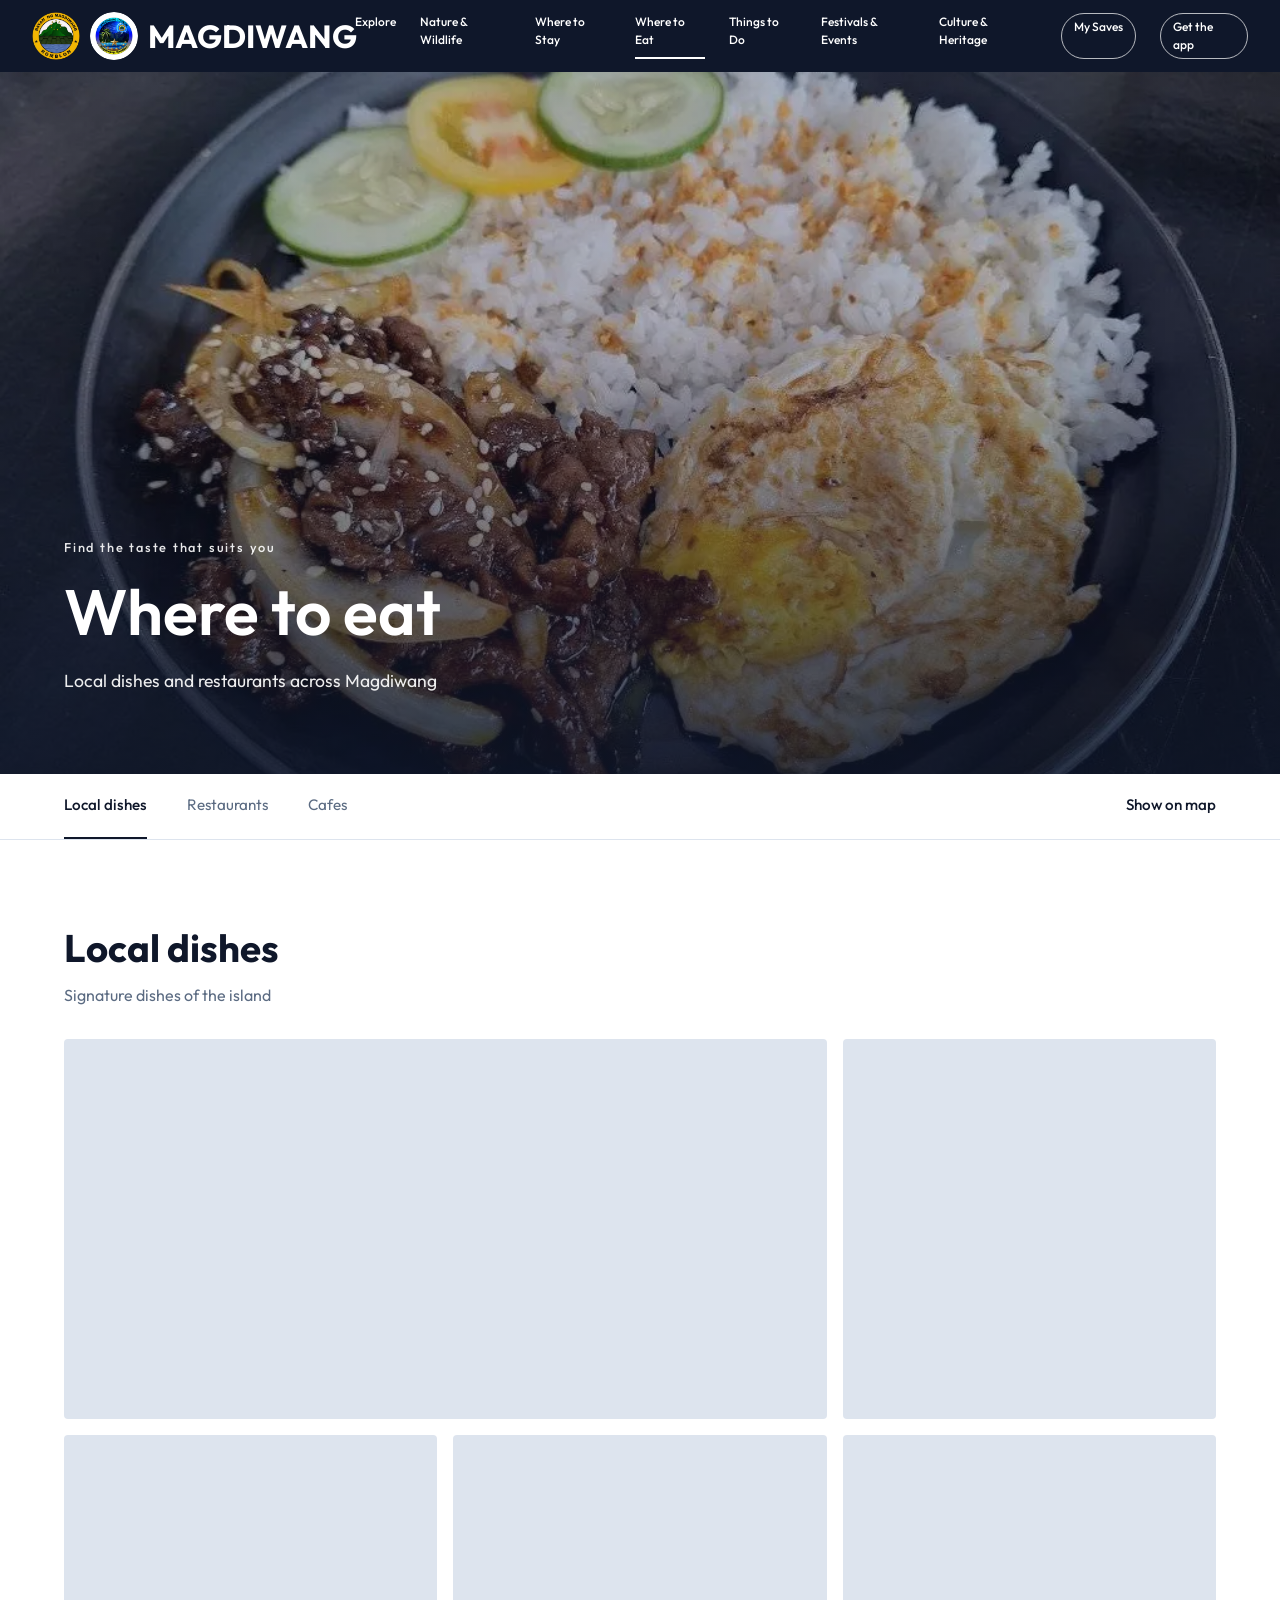
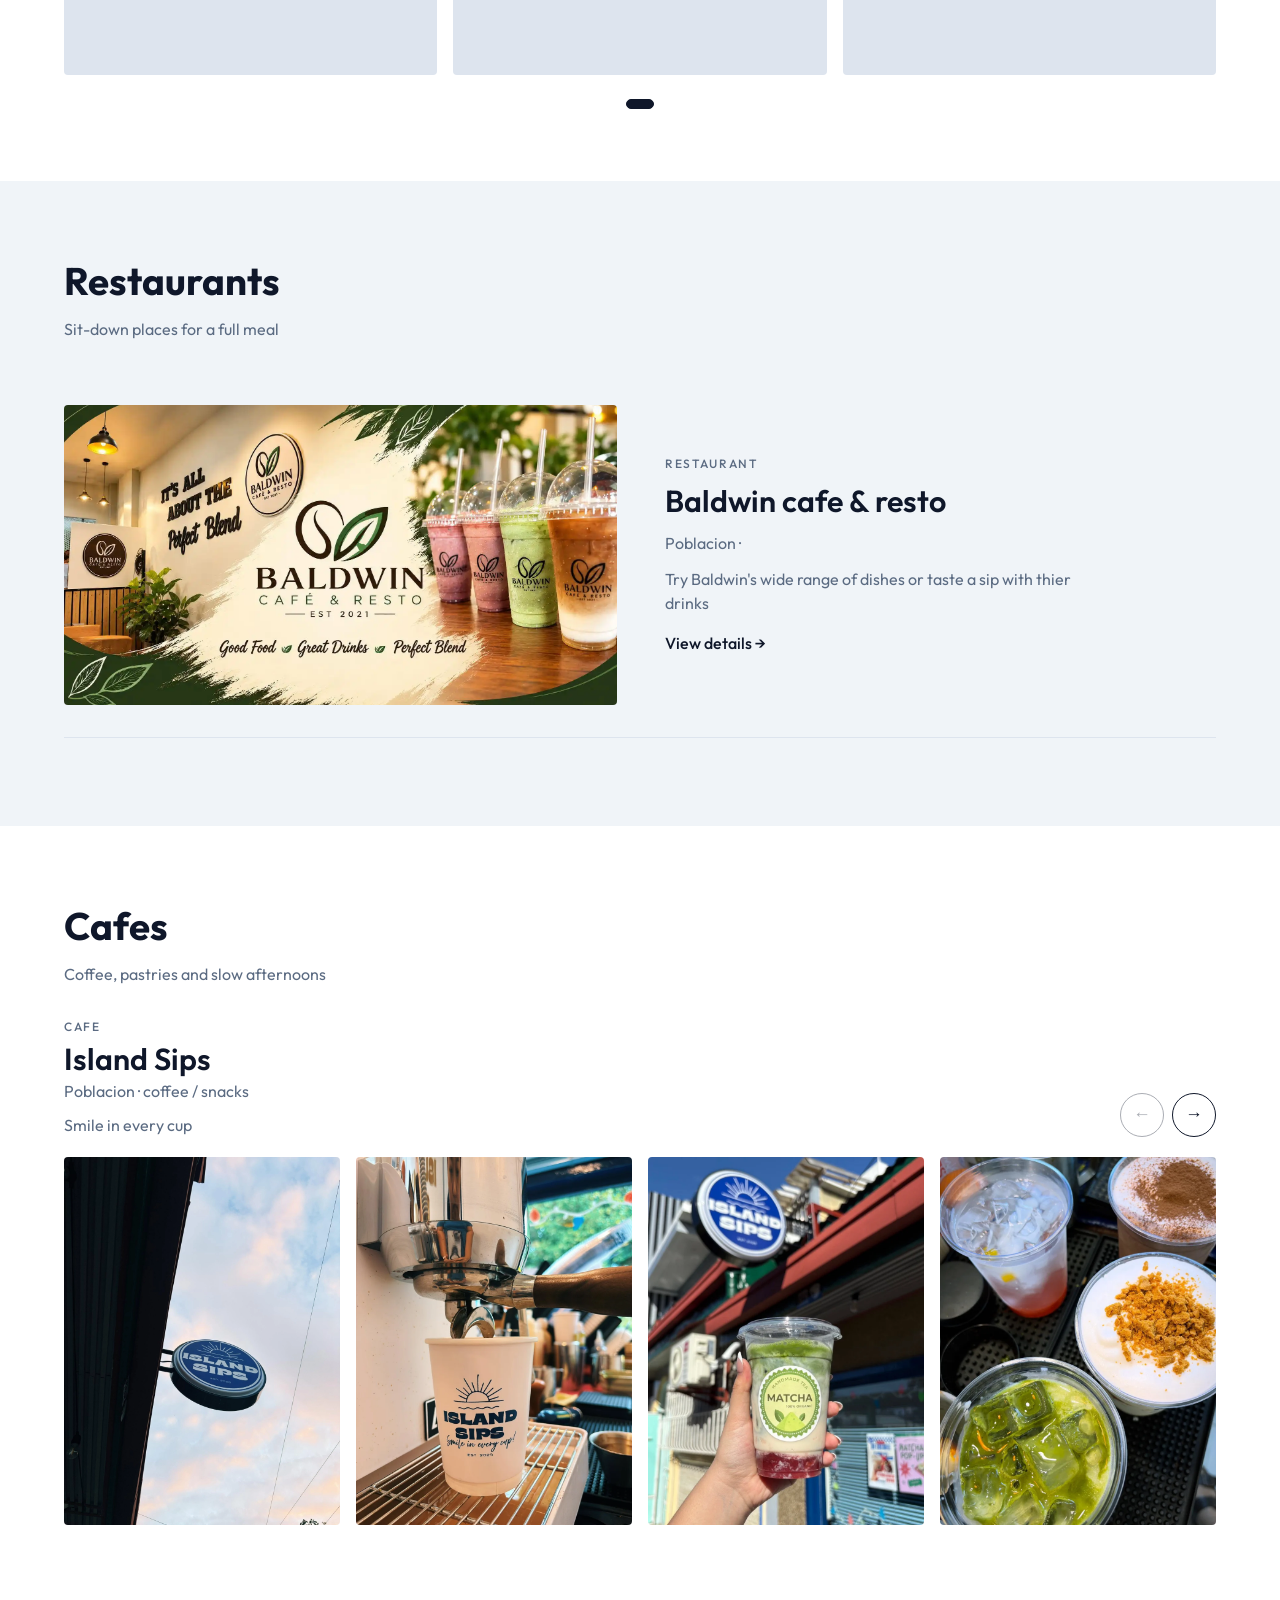
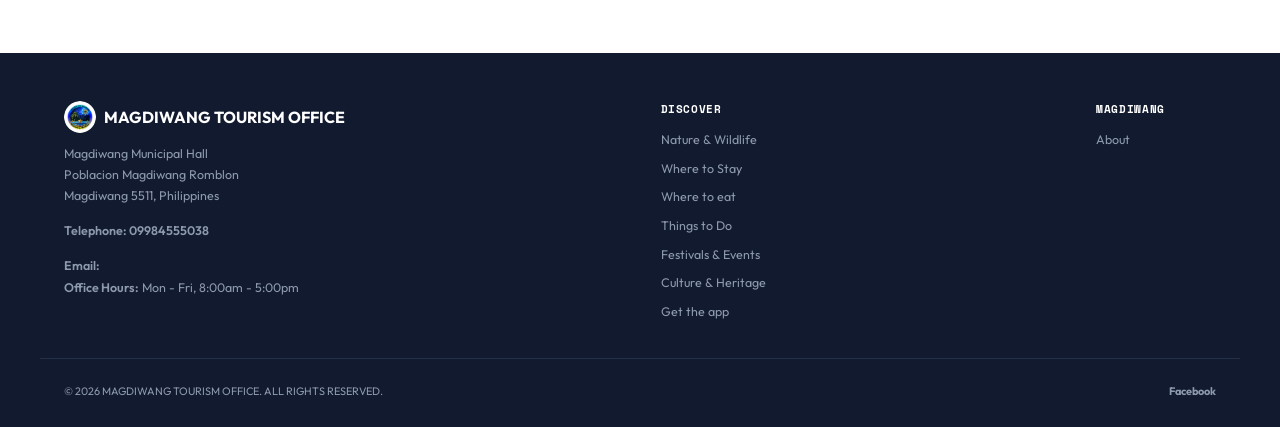
<file: html/foods.html>
<!DOCTYPE html>
<html lang="en">
<head>
  <meta charset="utf-8">
  <meta name="viewport" content="width=device-width, initial-scale=1, viewport-fit=cover">
  <title>Where to Eat | Magdiwang Tourism Office</title>
  <meta name="description" content="Local dishes and restaurants in Magdiwang, Sibuyan Island, Romblon.">
  <meta name="theme-color" content="#0f172a">
  <link rel="manifest" href="../manifest.webmanifest">
  <link rel="icon" type="image/x-icon" href="../assets/tourism-logo.ico">
  <link rel="preconnect" href="https://fonts.googleapis.com">
  <link rel="preconnect" href="https://fonts.gstatic.com" crossorigin>
  <link href="https://fonts.googleapis.com/css2?family=Outfit:wght@300;400;500;600;700&family=Space+Mono:wght@700&family=Permanent+Marker&display=swap" rel="stylesheet">
  <link rel="stylesheet" href="../style/index.css">
  <link rel="stylesheet" href="../style/foods.css">
</head>
<body>

  <header class="nav">
    <a class="nav__logos" href="../index.html" aria-label="Magdiwang Tourism home">
      <img src="../assets/Magdiwang-seal.png" alt="Municipality of Magdiwang seal">
      <img src="../assets/tourism-logo.png" alt="Magdiwang Tourism logo">
      <h1>MAGDIWANG</h1>
    </a>
    <button class="nav__toggle" aria-label="Toggle menu" aria-expanded="false">&#9776;</button>
    <nav class="nav__links" id="menu">
      <a href="explore.html">Explore</a>
      <a href="nature.html">Nature & Wildlife</a>
      <a href="lodging.html">Where to Stay</a>
      <a href="foods.html" aria-current="page">Where to Eat</a>
      <a href="activities.html">Things to Do</a>
      <a href="events.html">Festivals & Events</a>
      <a href="coming-soon.html">Culture & Heritage</a>
      <a href="install.html">Get the app</a>
    </nav>
  </header>

  <main>
    <section class="fhero" aria-label="Photos of food in Magdiwang">
      <div class="fhero__track" id="slides">
        <div class="fhero__slide" style="background-image:url('../assets/foods/hero.webp')"></div>
      </div>
      <div class="fhero__text">
        <p class="fhero__eyebrow">Find the taste that suits you</p>
        <h1>Where to eat</h1>
        <p>Local dishes and restaurants across Magdiwang</p>
      </div>
    </section>

    <div class="fsub">
      <div class="wrap fsub__in">
        <a href="#dishes" class="on">Local dishes</a>
        <a href="#restaurants">Restaurants</a>
         <a href="#cafes">Cafes</a>
        <a class="fsub__map" href="../index.html?cat=Foods#map-section">Show on map</a>
      </div>
    </div>

    <section class="dishes" id="dishes">
      <div class="wrap">
        <h2>Local dishes</h2>
        <p class="lead">Signature dishes of the island</p>
        <div class="dishes__stage">
          <button type="button" class="dishes__btn dishes__btn--prev" id="prev" aria-label="Previous dishes">&#8592;</button>
          <div class="dishes__view" id="dview" tabindex="0" aria-label="Local dishes, use the arrows to slide">
            <div class="dishes__track" id="dtrack"></div>
          </div>
          <button type="button" class="dishes__btn dishes__btn--next" id="next" aria-label="Next dishes">&#8594;</button>
        </div>
        <div class="dishes__dots" id="ddots" role="group" aria-label="Choose a slide"></div>
      </div>
    </section>

    <section class="rest" id="restaurants">
      <div class="wrap">
        <h2>Restaurants</h2>
        <p class="lead">Sit-down places for a full meal</p>
        <div id="rlist" aria-live="polite"></div>
      </div>
    </section>

    <section class="cafes" id="cafes">
      <div class="wrap">
        <h2>Cafes</h2>
        <p class="lead">Coffee, pastries and slow afternoons</p>
        <div id="cafelist" aria-live="polite"></div>
      </div>
    </section>
  </main>

  <footer class="footer" id="contact">
    <div class="wrap footer__grid">
      <div class="footer__office">
        <div class="footer__brand">
          <img src="../assets/tourism-logo.png" alt="">
          <strong>MAGDIWANG TOURISM OFFICE</strong>
        </div>
        <p>Magdiwang Municipal Hall<br>Poblacion Magdiwang Romblon<br>Magdiwang 5511, Philippines</p>
        <p class="footer__contact"><b>Telephone: 09984555038</b></p>
        <p class="footer__contact"><b>Email:</b><br><b>Office Hours:</b> Mon - Fri, 8:00am - 5:00pm</p>
      </div>
      <div class="footer__col">
        <h4>DISCOVER</h4>
        <a href="nature.html">Nature & Wildlife</a>
        <a href="lodging.html">Where to Stay</a>
        <a href="foods.html">Where to eat</a>
        <a href="activities.html">Things to Do</a>
        <a href="events.html">Festivals & Events</a>
        <a href="coming-soon.html">Culture & Heritage</a>
        <a href="install.html">Get the app</a>
      </div>
      <div class="footer__col">
        <h4>MAGDIWANG</h4>
        <a href="../index.html#about">About</a>
      </div>
    </div>
    <div class="wrap footer__bottom">
      <span>&copy; <span id="year">2026</span> MAGDIWANG TOURISM OFFICE. ALL RIGHTS RESERVED.</span>
      <span class="footer__social"><a href="https://www.facebook.com/profile.php?id=61583923357666">Facebook</a></span>
    </div>
  </footer>

  <script src="../data/foods.js"></script>
  <script src="../js/main.js"></script>
  <script src="../js/foods.js"></script>
  <script src="../js/lightbox.js"></script>
</body>
</html>
</file>
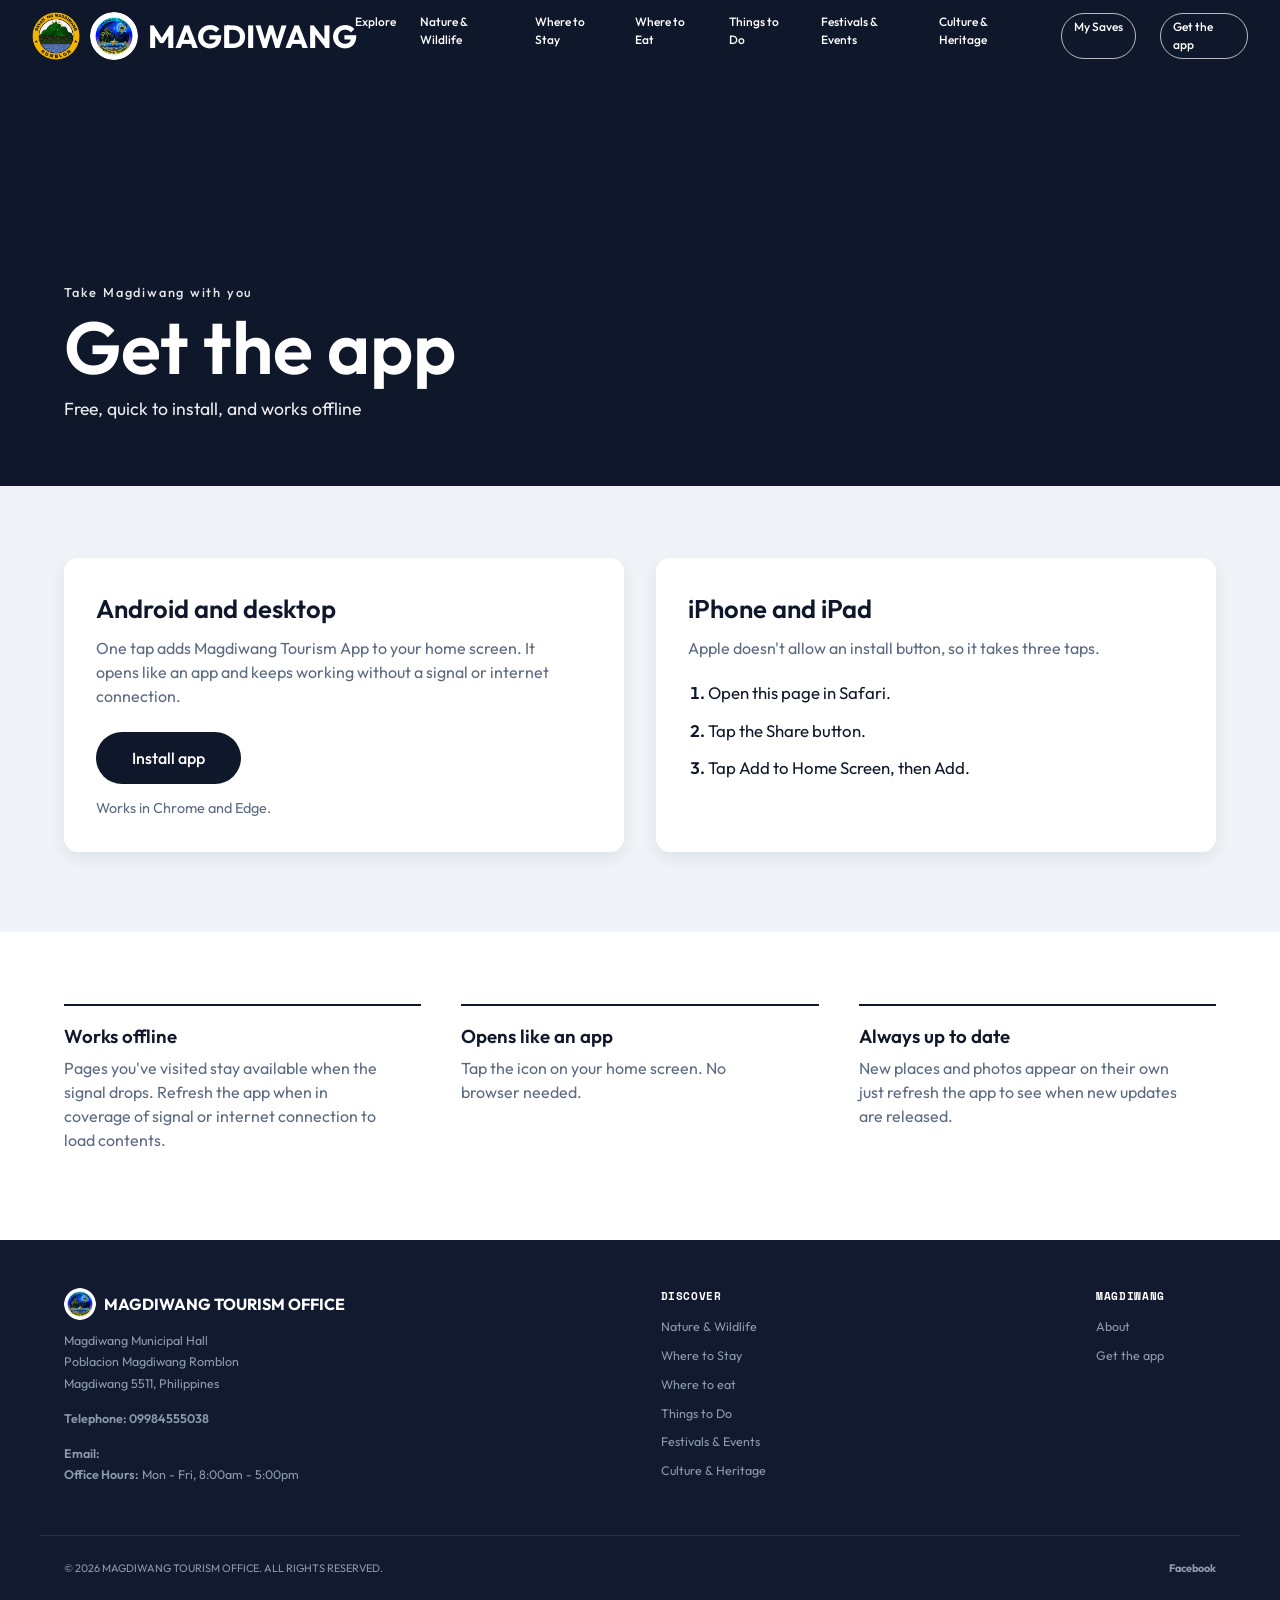
<file: html/install.html>
<!DOCTYPE html>
<html lang="en">
<head>
  <meta charset="utf-8">
  <meta name="viewport" content="width=device-width, initial-scale=1, viewport-fit=cover">
  <title>Get the app | Magdiwang Tourism Office</title>
  <meta name="description" content="Install the Magdiwang Tourism app on your phone or computer. Free, quick, and works offline.">
  <meta name="theme-color" content="#0f172a">
  <link rel="manifest" href="../manifest.webmanifest">
  <link rel="icon" type="image/x-icon" href="../assets/tourism-logo.ico">
  <link rel="preconnect" href="https://fonts.googleapis.com">
  <link rel="preconnect" href="https://fonts.gstatic.com" crossorigin>
  <link href="https://fonts.googleapis.com/css2?family=Outfit:wght@300;400;500;600;700&family=Space+Mono:wght@700&family=Permanent+Marker&display=swap" rel="stylesheet">
  <link rel="stylesheet" href="../style/index.css">
  <link rel="stylesheet" href="../style/install.css">
</head>
<body>

  <header class="nav">
    <a class="nav__logos" href="../index.html" aria-label="Magdiwang Tourism home">
      <img src="../assets/Magdiwang-seal.png" alt="Municipality of Magdiwang seal">
      <img src="../assets/tourism-logo.png" alt="Magdiwang Tourism logo">
      <h1>MAGDIWANG</h1>
    </a>
    <button class="nav__toggle" aria-label="Toggle menu" aria-expanded="false">&#9776;</button>
    <nav class="nav__links" id="menu">
      <a href="explore.html">Explore</a>
      <a href="nature.html">Nature & Wildlife</a>
      <a href="lodging.html">Where to Stay</a>
      <a href="foods.html">Where to Eat</a>
      <a href="activities.html">Things to Do</a>
      <a href="events.html">Festivals & Events</a>
      <a href="coming-soon.html">Culture & Heritage</a>
      <a href="install.html">Get the app</a>
    </nav>
  </header>

  <main>
    <section class="ihero">
      <div class="ihero__text">
        <p class="ihero__eyebrow">Take Magdiwang with you</p>
        <h1>Get the app</h1>
        <p>Free, quick to install, and works offline</p>
      </div>
    </section>

    <section class="inst" id="install">
      <div class="wrap">
        <div class="inst__grid" id="inst-cards">
          <div class="inst__card" id="panel-install">
            <h2>Android and desktop</h2>
            <p class="inst__lead">One tap adds Magdiwang Tourism App to your home screen. It opens like an app and keeps working without a signal or internet connection.</p>
            <button type="button" class="inst__btn" id="install-btn">Install app</button>
            <p class="inst__hint" id="install-hint" role="status" aria-live="polite">Works in Chrome and Edge.</p>
          </div>
          <div class="inst__card" id="ios">
            <h2>iPhone and iPad</h2>
            <p class="inst__lead">Apple doesn't allow an install button, so it takes three taps.</p>
            <ol class="inst__steps">
              <li>Open this page in Safari.</li>
              <li>Tap the Share button.</li>
              <li>Tap Add to Home Screen, then Add.</li>
            </ol>
          </div>
        </div>
        <div class="inst__done" id="installed" hidden>
          <h2>You're using the app</h2>
          <p class="inst__lead">Magdiwang is installed on this device. Nothing more to do.</p>
        </div>
      </div>
    </section>

    <section class="perks">
      <div class="wrap perks__grid">
        <div><h3>Works offline</h3><p>Pages you've visited stay available when the signal drops. Refresh the app when in coverage of signal or internet connection to load contents.</p></div>
        <div><h3>Opens like an app</h3><p>Tap the icon on your home screen. No browser needed.</p></div>
        <div><h3>Always up to date</h3><p>New places and photos appear on their own just refresh the app to see when new updates are released.</p></div>
      </div>
    </section>
  </main>

  <footer class="footer" id="contact">
    <div class="wrap footer__grid">
      <div class="footer__office">
        <div class="footer__brand">
          <img src="../assets/tourism-logo.png" alt="">
          <strong>MAGDIWANG TOURISM OFFICE</strong>
        </div>
        <p>Magdiwang Municipal Hall<br>Poblacion Magdiwang Romblon<br>Magdiwang 5511, Philippines</p>
        <p class="footer__contact"><b>Telephone: 09984555038</b></p>
        <p class="footer__contact"><b>Email:</b><br><b>Office Hours:</b> Mon - Fri, 8:00am - 5:00pm</p>
      </div>
      <div class="footer__col">
        <h4>DISCOVER</h4>
        <a href="nature.html">Nature & Wildlife</a>
        <a href="lodging.html">Where to Stay</a>
        <a href="foods.html">Where to eat</a>
        <a href="activities.html">Things to Do</a>
        <a href="events.html">Festivals & Events</a>
        <a href="coming-soon.html">Culture & Heritage</a>
      </div>
      <div class="footer__col">
        <h4>MAGDIWANG</h4>
        <a href="../index.html#about">About</a>
        <a href="install.html">Get the app</a>
      </div>
    </div>
    <div class="wrap footer__bottom">
      <span>&copy; <span id="year">2026</span> MAGDIWANG TOURISM OFFICE. ALL RIGHTS RESERVED.</span>
      <span class="footer__social"><a href="https://www.facebook.com/profile.php?id=61583923357666">Facebook</a></span>
    </div>
  </footer>

  <script src="../js/main.js"></script>
  <script src="../js/install.js"></script>
</body>
</html>
</file>
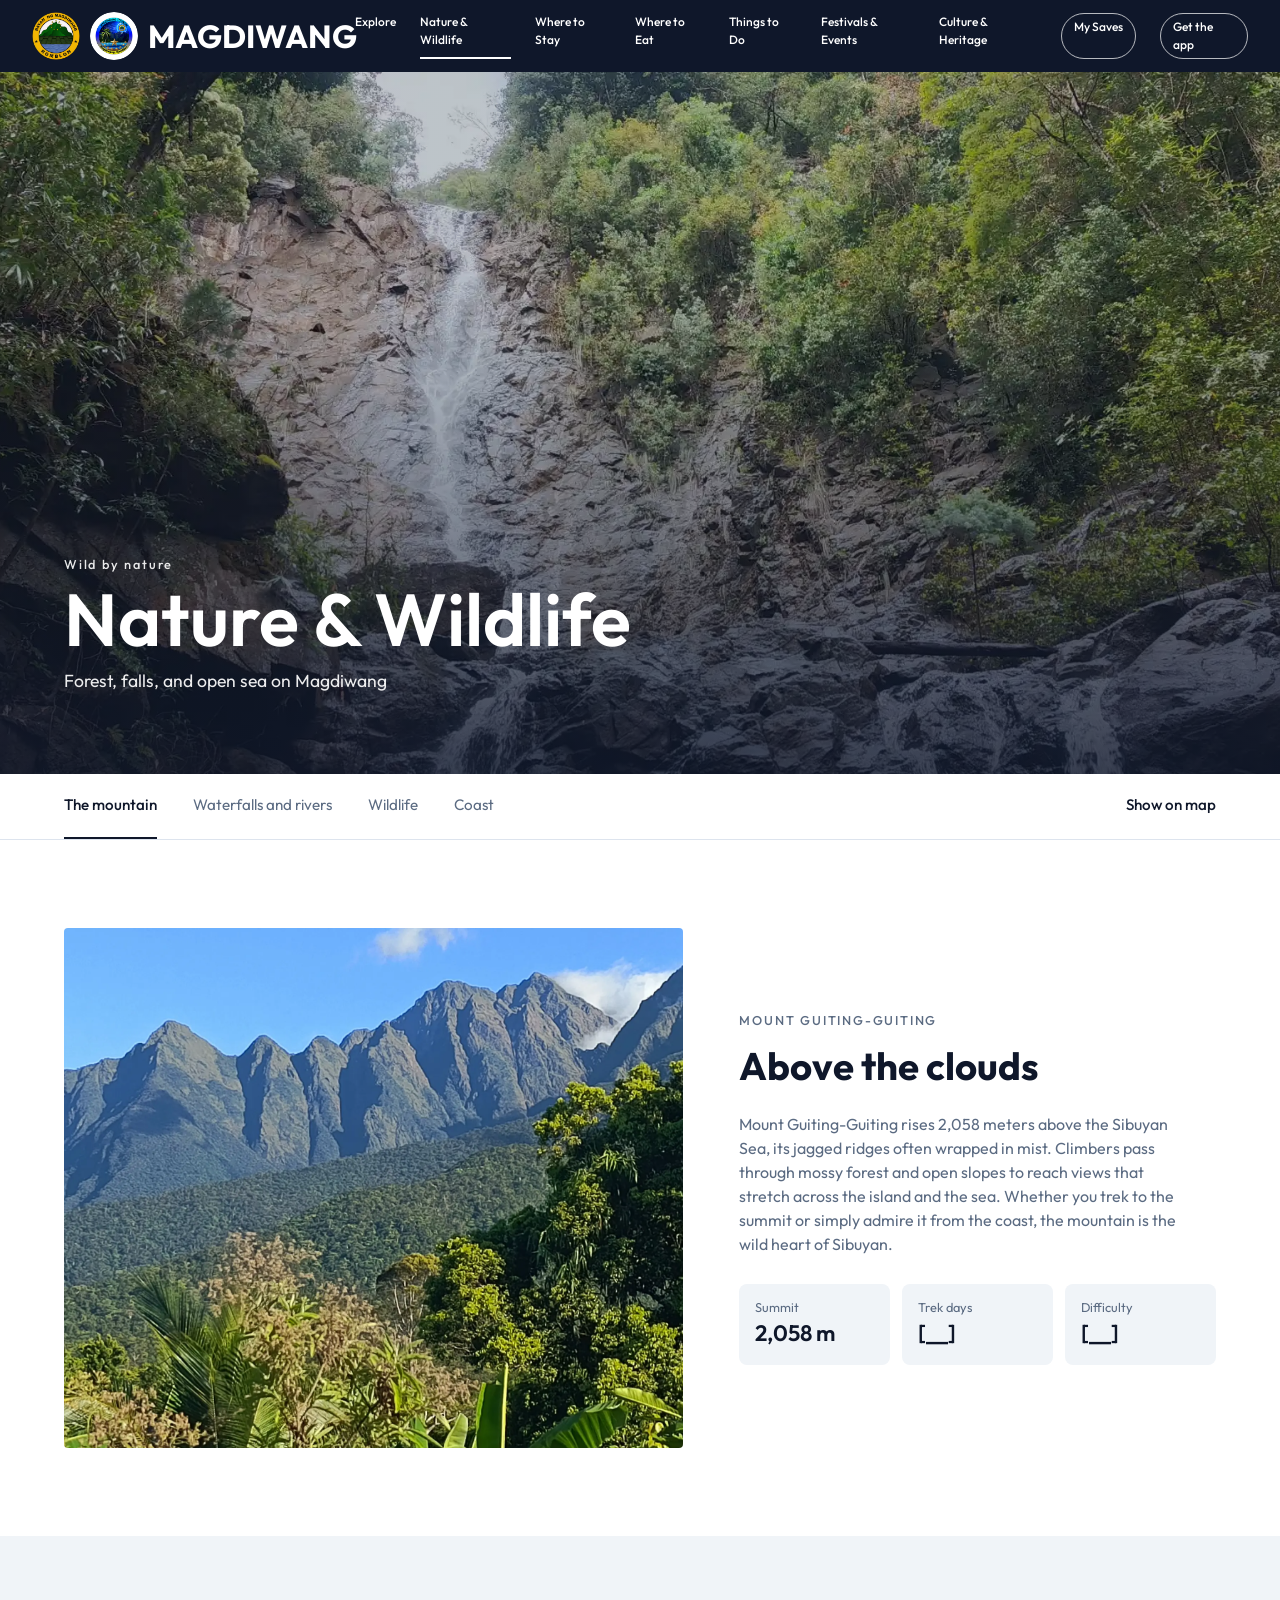
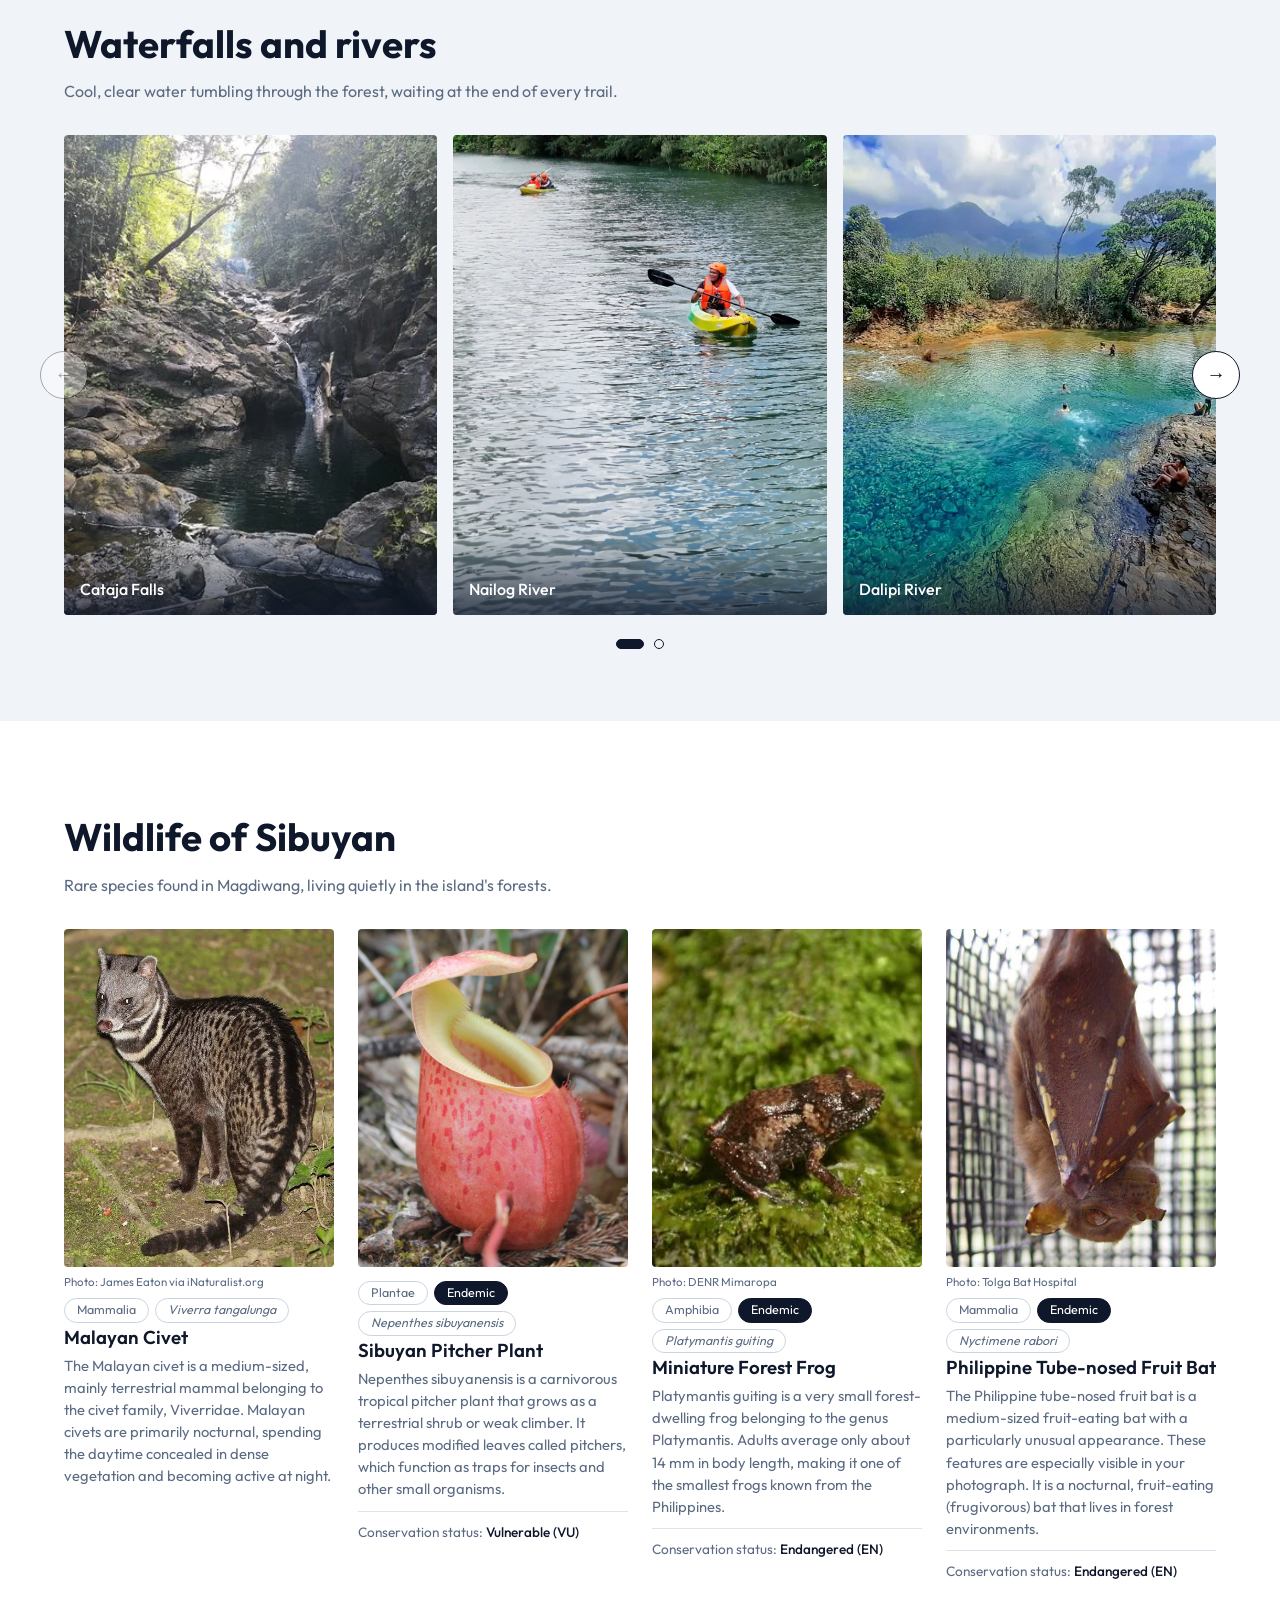
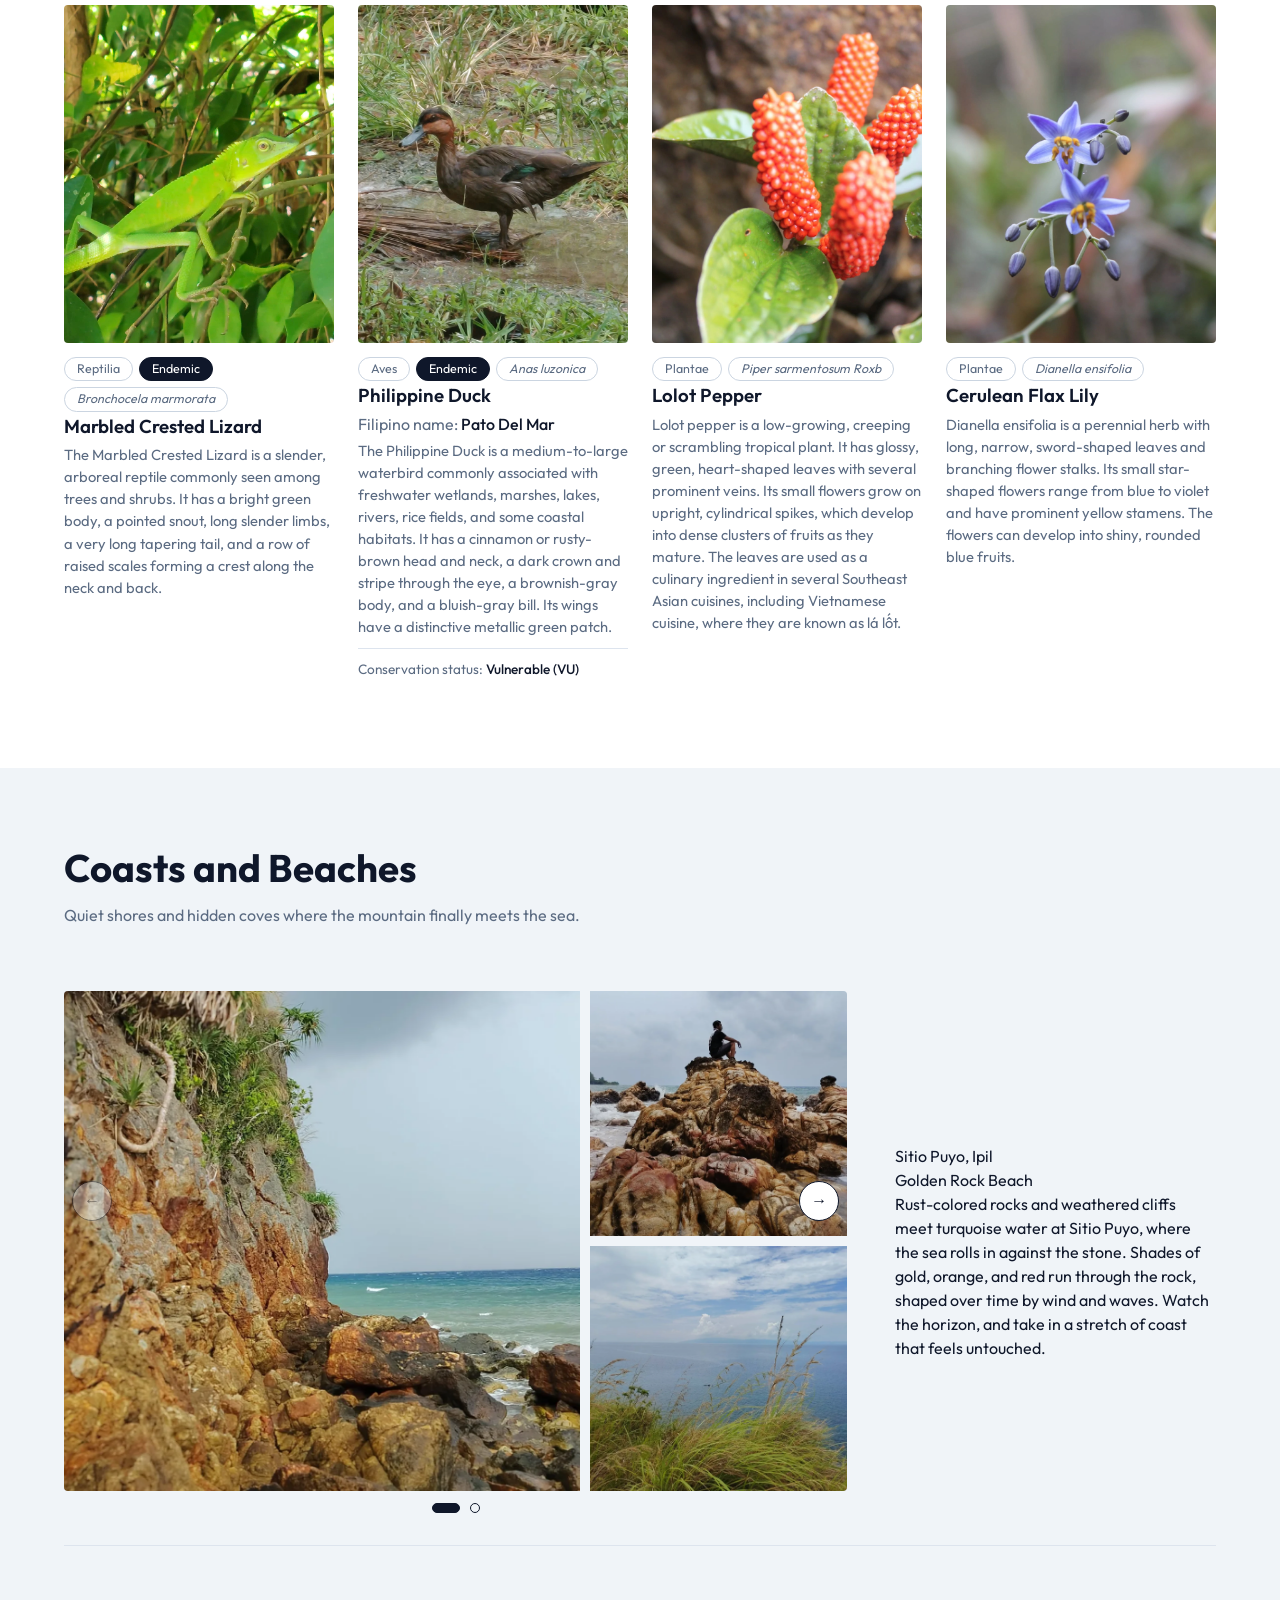
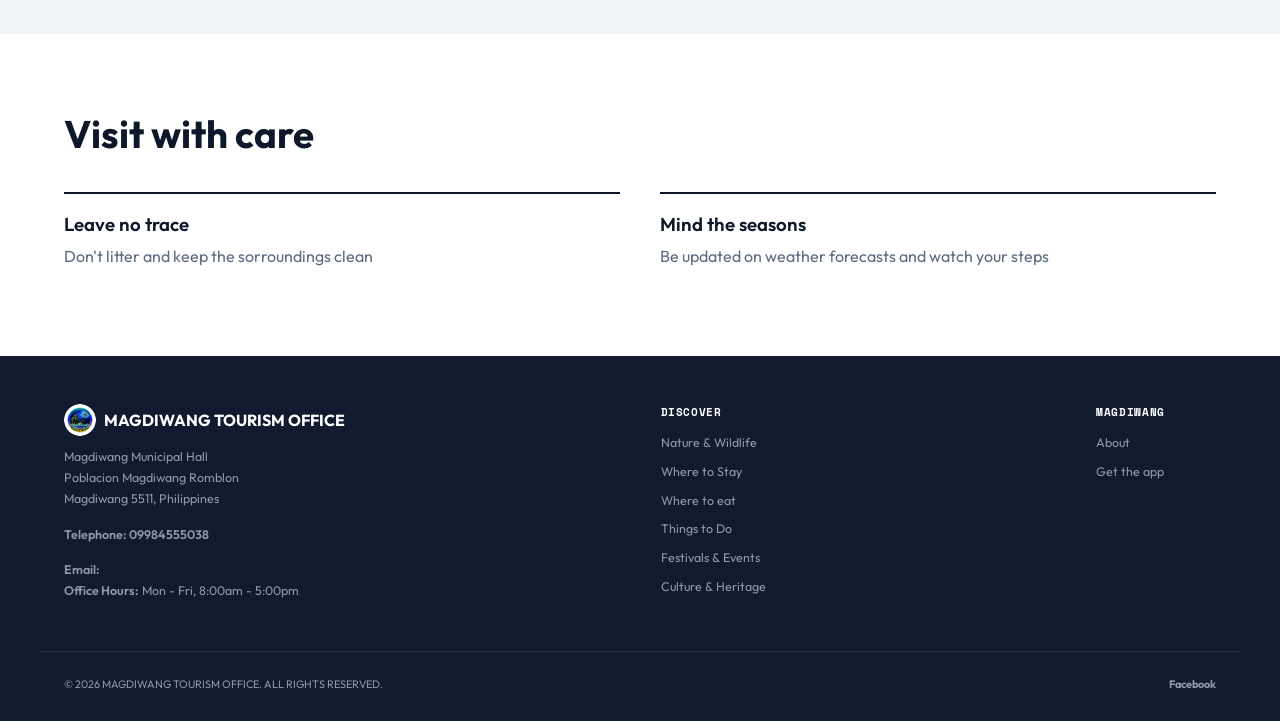
<file: html/nature.html>
<!DOCTYPE html>
<html lang="en">
<head>
  <meta charset="utf-8">
  <meta name="viewport" content="width=device-width, initial-scale=1, viewport-fit=cover">
  <title>Nature &amp; Wildlife | Magdiwang Tourism Office</title>
  <meta name="description" content="Mt. Guiting-Guiting, waterfalls, wildlife and coves in Magdiwang, Sibuyan Island, Romblon.">
  <meta name="theme-color" content="#0f172a">
  <link rel="manifest" href="../manifest.webmanifest">
  <link rel="icon" type="image/x-icon" href="../assets/tourism-logo.ico">
  <link rel="preconnect" href="https://fonts.googleapis.com">
  <link rel="preconnect" href="https://fonts.gstatic.com" crossorigin>
  <link href="https://fonts.googleapis.com/css2?family=Outfit:wght@300;400;500;600;700&family=Space+Mono:wght@700&family=Permanent+Marker&display=swap" rel="stylesheet">
  <link rel="stylesheet" href="../style/index.css">
  <link rel="stylesheet" href="../style/nature.css">
</head>
<body>

  <header class="nav">
    <a class="nav__logos" href="../index.html" aria-label="Magdiwang Tourism home">
      <img src="../assets/Magdiwang-seal.png" alt="Municipality of Magdiwang seal">
      <img src="../assets/tourism-logo.png" alt="Magdiwang Tourism logo">
      <h1>MAGDIWANG</h1>
    </a>
    <button class="nav__toggle" aria-label="Toggle menu" aria-expanded="false">&#9776;</button>
    <nav class="nav__links" id="menu">
      <a href="explore.html">Explore</a>
      <a href="nature.html" aria-current="page">Nature & Wildlife</a>
      <a href="lodging.html">Where to Stay</a>
      <a href="foods.html">Where to Eat</a>
      <a href="activities.html">Things to Do</a>
      <a href="events.html">Festivals & Events</a>
      <a href="coming-soon.html">Culture & Heritage</a>
      <a href="install.html">Get the app</a>
    </nav>
  </header>

  <main>
    <section class="nhero" aria-label="Photos of nature in Magdiwang">
      <div class="nhero__track" id="slides">
        <div class="nhero__slide" style="background-image:url('../assets/nature/hero.webp')"></div>
      </div>
      <div class="nhero__text">
        <p class="nhero__eyebrow">Wild by nature</p>
        <h1>Nature & Wildlife</h1>
        <p>Forest, falls, and open sea on Magdiwang</p>
      </div>
    </section>

    <div class="nsub">
      <div class="wrap nsub__in">
        <a href="#mountain" class="on">The mountain</a>
        <a href="#waterfalls">Waterfalls and rivers</a>
        <a href="#wildlife">Wildlife</a>
        <a href="#coast">Coast</a>
        <a class="nsub__map" href="../index.html?cat=Nature#map-section">Show on map</a>
      </div>
    </div>

    <section class="mtn" id="mountain">
      <div class="wrap mtn__grid">
        <div class="mtn__photo" style="background-image:url('../assets/nature/g2.webp')" role="img" aria-label="Mt. Guiting-Guiting ridge"></div>
        <div class="mtn__body">
          <p class="eyebrow">Mount Guiting-Guiting</p>
          <h2>Above the clouds</h2>
          <p>Mount Guiting-Guiting rises 2,058 meters above the Sibuyan Sea, its jagged ridges often wrapped in mist. Climbers pass through mossy forest and open slopes to reach views that stretch across the island and the sea. Whether you trek to the summit or simply admire it from the coast, the mountain is the wild heart of Sibuyan.</p>
          <dl class="facts">
            <div><dt>Summit</dt><dd>2,058 m</dd></div>
            <div><dt>Trek days</dt><dd>[__]</dd></div>
            <div><dt>Difficulty</dt><dd>[__]</dd></div>
          </dl>
        </div>
      </div>
    </section>

    <section class="falls" id="waterfalls">
      <div class="wrap">
        <h2>Waterfalls and rivers</h2>
        <p class="lead">Cool, clear water tumbling through the forest, waiting at the end of every trail.</p>
        <div class="falls__stage">
          <button type="button" class="falls__btn falls__btn--prev" id="prev" aria-label="Previous photos">&#8592;</button>
          <div class="falls__view" id="fview" tabindex="0" aria-label="Waterfall photos, use the arrows to slide">
            <div class="falls__track" id="ftrack"></div>
          </div>
          <button type="button" class="falls__btn falls__btn--next" id="next" aria-label="Next photos">&#8594;</button>
        </div>
        <div class="falls__dots" id="fdots" role="group" aria-label="Choose a slide"></div>
      </div>
    </section>

    <section class="wild" id="wildlife">
      <div class="wrap">
        <h2>Wildlife of Sibuyan</h2>
        <p class="lead">Rare species found in Magdiwang, living quietly in the island's forests.</p>
        <div class="wild__grid" id="wgrid"></div>
      </div>
    </section>

    <section class="coast" id="coast">
      <div class="wrap">
        <h2>Coasts and Beaches</h2>
        <p class="lead">Quiet shores and hidden coves where the mountain finally meets the sea.</p>
        <div id="clist"></div>
      </div>
    </section>

    <section class="care" id="care">
      <div class="wrap">
        <h2>Visit with care</h2>
        <div class="care__grid">
          <div><h3>Leave no trace</h3><p>Don't litter and keep the sorroundings clean</p></div>
          <div><h3>Mind the seasons</h3><p>Be updated on weather forecasts and watch your steps</p></div>
        </div>
      </div>
    </section>
  </main>

  <footer class="footer" id="contact">
    <div class="wrap footer__grid">
      <div class="footer__office">
        <div class="footer__brand">
          <img src="../assets/tourism-logo.png" alt="">
          <strong>MAGDIWANG TOURISM OFFICE</strong>
        </div>
        <p>Magdiwang Municipal Hall<br>Poblacion Magdiwang Romblon<br>Magdiwang 5511, Philippines</p>
        <p class="footer__contact"><b>Telephone: 09984555038</b></p>
        <p class="footer__contact"><b>Email:</b><br><b>Office Hours:</b> Mon - Fri, 8:00am - 5:00pm</p>
      </div>
      <div class="footer__col">
        <h4>DISCOVER</h4>
        <a href="nature.html">Nature & Wildlife</a>
        <a href="lodging.html">Where to Stay</a>
        <a href="foods.html">Where to eat</a>
        <a href="activities.html">Things to Do</a>
        <a href="events.html">Festivals & Events</a>
        <a href="coming-soon.html">Culture & Heritage</a>
      </div>
      <div class="footer__col">
        <h4>MAGDIWANG</h4>
        <a href="../index.html#about">About</a>
        <a href="install.html">Get the app</a>
      </div>
    </div>
    <div class="wrap footer__bottom">
      <span>&copy; <span id="year">2026</span> MAGDIWANG TOURISM OFFICE. ALL RIGHTS RESERVED.</span>
      <span class="footer__social"><a href="https://www.facebook.com/profile.php?id=61583923357666">Facebook</a></span>
    </div>
  </footer>

  <script src="../data/nature.js"></script>
  <script src="../js/main.js"></script>
  <script src="../js/nature.js"></script>
  <script src="../js/lightbox.js"></script>
</body>
</html>
</file>
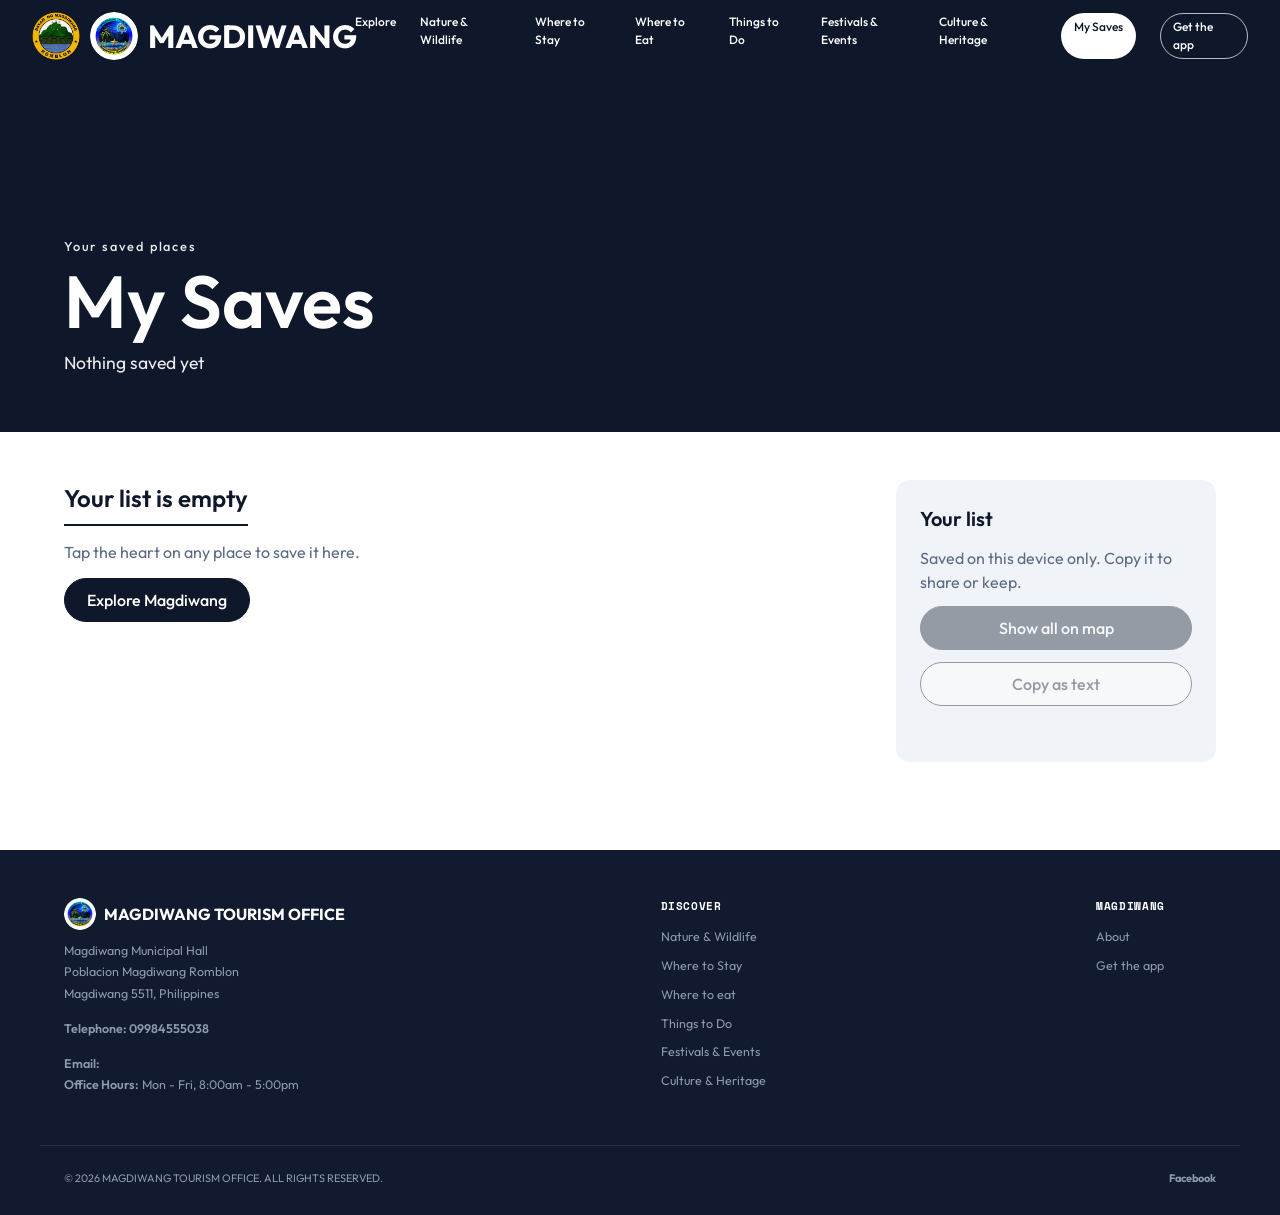
<file: html/trip.html>
<!DOCTYPE html>
<html lang="en">
<head>
  <meta charset="utf-8">
  <meta name="viewport" content="width=device-width, initial-scale=1, viewport-fit=cover">
  <title>My Saves | Magdiwang Tourism Office</title>
  <meta name="description" content="Your saved places in Magdiwang, Sibuyan Island, Romblon.">
  <meta name="theme-color" content="#0f172a">
  <link rel="manifest" href="../manifest.webmanifest">
  <link rel="icon" type="image/x-icon" href="../assets/tourism-logo.ico">
  <link rel="preconnect" href="https://fonts.googleapis.com">
  <link rel="preconnect" href="https://fonts.gstatic.com" crossorigin>
  <link href="https://fonts.googleapis.com/css2?family=Outfit:wght@300;400;500;600;700&family=Space+Mono:wght@700&family=Permanent+Marker&display=swap" rel="stylesheet">
  <link rel="stylesheet" href="../style/index.css">
  <link rel="stylesheet" href="../style/trip.css">
</head>
<body>

  <header class="nav">
    <a class="nav__logos" href="../index.html" aria-label="Magdiwang Tourism home">
      <img src="../assets/Magdiwang-seal.png" alt="Municipality of Magdiwang seal">
      <img src="../assets/tourism-logo.png" alt="Magdiwang Tourism logo">
      <h1>MAGDIWANG</h1>
    </a>
    <button class="nav__toggle" aria-label="Toggle menu" aria-expanded="false">&#9776;</button>
    <nav class="nav__links" id="menu">
      <a href="explore.html">Explore</a>
      <a href="nature.html">Nature & Wildlife</a>
      <a href="lodging.html">Where to Stay</a>
      <a href="foods.html">Where to Eat</a>
      <a href="activities.html">Things to Do</a>
      <a href="events.html">Festivals & Events</a>
      <a href="coming-soon.html">Culture & Heritage</a>
      <a href="install.html">Get the app</a>
    </nav>
  </header>

  <main>
    <section class="thero">
      <div class="thero__text">
        <p class="thero__eyebrow">Your saved places</p>
        <h1>My Saves</h1>
        <p id="trip-count">Nothing saved yet</p>
      </div>
    </section>

    <section class="trip">
      <div class="wrap trip__grid">
        <div id="trip-list"></div>
        <aside class="trip__panel" aria-label="Trip actions">
          <h2>Your list</h2>
          <p class="trip__note">Saved on this device only. Copy it to share or keep.</p>
          <a class="trip__btn trip__btn--dark" id="trip-map" href="../index.html?trip=1#map-section">Show all on map</a>
          <button type="button" class="trip__btn" id="trip-copy">Copy as text</button>
          <p class="trip__status" id="trip-status" role="status" aria-live="polite"></p>
        </aside>
      </div>
    </section>
  </main>

  <footer class="footer" id="contact">
    <div class="wrap footer__grid">
      <div class="footer__office">
        <div class="footer__brand">
          <img src="../assets/tourism-logo.png" alt="">
          <strong>MAGDIWANG TOURISM OFFICE</strong>
        </div>
        <p>Magdiwang Municipal Hall<br>Poblacion Magdiwang Romblon<br>Magdiwang 5511, Philippines</p>
        <p class="footer__contact"><b>Telephone: 09984555038</b></p>
        <p class="footer__contact"><b>Email:</b><br><b>Office Hours:</b> Mon - Fri, 8:00am - 5:00pm</p>
      </div>
      <div class="footer__col">
        <h4>DISCOVER</h4>
        <a href="nature.html">Nature & Wildlife</a>
        <a href="lodging.html">Where to Stay</a>
        <a href="foods.html">Where to eat</a>
        <a href="activities.html">Things to Do</a>
        <a href="events.html">Festivals & Events</a>
        <a href="coming-soon.html">Culture & Heritage</a>
      </div>
      <div class="footer__col">
        <h4>MAGDIWANG</h4>
        <a href="../index.html#about">About</a>
        <a href="install.html">Get the app</a>
      </div>
    </div>
    <div class="wrap footer__bottom">
      <span>&copy; <span id="year">2026</span> MAGDIWANG TOURISM OFFICE. ALL RIGHTS RESERVED.</span>
      <span class="footer__social"><a href="https://www.facebook.com/profile.php?id=61583923357666">Facebook</a></span>
    </div>
  </footer>

  <script src="../data/spots.js"></script>
  <script src="../data/lodging.js"></script>
  <script src="../data/events.js"></script>
  <script src="../js/trip.js"></script>
  <script src="../js/main.js"></script>
  <script src="../js/trip-page.js"></script>
</body>
</html>
</file>
<file: style/index.css>
:root {
  --navy: #0f172a;
  --navy-2: #111a2e;
  --bg-soft: #f0f4f8;
  --text: #0f172a;
  --muted: #5b6b82;
  --font: "Outfit", system-ui, -apple-system, "Segoe UI", sans-serif;
  --font-mono: "Space Mono", ui-monospace, monospace;
  --font-brand: "Permanent Marker", "Outfit", sans-serif; /* swap for your brand font or logo image */
  --radius: 14px;
}
 
* { box-sizing: border-box; margin: 0; padding: 0; }
html { scroll-behavior: smooth; scroll-padding-top: 72px; }
body { font-family: var(--font); color: var(--text); background: #fff; line-height: 1.5; }
img { display: block; max-width: 100%; }
a { color: inherit; text-decoration: none; }
.wrap { max-width: 1200px; margin: 0 auto; padding: 0 24px; }
 
/* Nav */
.nav {
  position: sticky; top: 0; z-index: 50; height: 72px;
  display: flex; align-items: center; justify-content: space-between;
  padding: 0 32px; background: var(--navy); color: #fff;
}
.nav__logos { display: flex; gap: 10px; }
.nav__logos img { width: 48px; height: 48px; object-fit: contain; border-radius: 50%; }
.nav__links { display: flex; gap: 24px; font-size: 12px; font-weight: 500; }
.nav__links a:hover { opacity: .75; }
.nav__toggle { display: none; background: none; border: 0; color: #fff; font-size: 26px; cursor: pointer; }
 
/* Hero */
/* Hero (sliding) */
.hero {
  position: relative; min-height: 100vh; overflow: hidden;
  display: grid; place-items: center; text-align: center; color: #fff;
  background: var(--navy); padding: 80px 24px;
}
.hero__track { position: absolute; inset: 0; }
.hero__slide {
  position: absolute; inset: 0;
  background-size: cover; background-position: center;
  opacity: 0; transition: opacity 0.8s ease;
}
.hero__slide.on { opacity: 1; }
@media (prefers-reduced-motion: reduce) { .hero__slide { transition: none; } }
.hero::before { content: ""; position: absolute; inset: 0; z-index: 1; background: linear-gradient(rgba(15,23,42,.45), rgba(15,23,42,.55)); }
.hero__text { position: relative; z-index: 2; }
.hero__dots { position: absolute; z-index: 3; left: 0; right: 0; bottom: 24px; display: flex; justify-content: center; gap: 10px; }
.hero__dots button { width: 10px; height: 10px; padding: 0; border-radius: 50%; border: 1.5px solid #fff; background: transparent; cursor: pointer; }
.hero__dots button[aria-current="true"] { background: #fff; }
@media (prefers-reduced-motion: reduce) { .hero__track { transition: none; } }
.hero h1 { display: flex; flex-direction: column; font-weight: 300; }
.hero__light { font-size: clamp(2rem, 6vw, 3.6rem); letter-spacing: .04em; }
.hero__brand { font-family: var(--font-brand); font-size: clamp(2.6rem, 8vw, 5rem); font-style: italic; letter-spacing: .02em; line-height: 1.1; }
.hero p { margin: 18px 0 32px; font-size: 1.05rem; opacity: .9; }
.hero__btns { display: flex; gap: 16px; justify-content: center; flex-wrap: wrap; }
 
.btn {
  display: inline-block; padding: 14px 32px; border-radius: 999px;
  font-size: .95rem; font-weight: 500; transition: background .2s, color .2s;
}
.btn--outline { border: 1.5px solid rgba(255,255,255,.85); color: #fff; }
.btn--outline:hover { background: #fff; color: var(--navy); }
.btn--white { background: #fff; color: var(--navy); border-radius: 4px; padding: 12px 24px; font-size: .85rem; }
.btn--white:hover { background: #e2e8f0; }
 
/* Discover */
.discover { background: var(--bg-soft); padding: 90px 0; }
.discover h2, .gallery h2 { font-size: 2.2rem; font-weight: 700; }
.lead { color: var(--muted); margin: 8px 0 48px; }
.cards { display: grid; grid-template-columns: repeat(3, 1fr); gap: 24px; }
.card {
  position: relative; aspect-ratio: 1 / 1.04; overflow: hidden; border-radius: var(--radius);
  background: var(--navy); color: #fff; display: flex; align-items: flex-end;
  box-shadow: 0 6px 18px rgba(15,23,42,.18); transition: transform .25s;
}
.card:hover { transform: translateY(-4px); }
.card img { position: absolute; inset: 0; width: 100%; height: 100%; object-fit: cover; transition: transform .5s; }
.card:hover img { transform: scale(1.05); }
.card::after { content: ""; position: absolute; inset: 0; background: linear-gradient(to top, rgba(10,16,30,.88) 5%, rgba(10,16,30,.1) 65%); }
.card__body { position: relative; z-index: 2; padding: 22px; }
.pill {
  position: absolute; top: 16px; right: 16px; z-index: 2; padding: 4px 14px;
  border: 1px solid rgba(255,255,255,.8); border-radius: 999px; font-size: .78rem;
  background: rgba(255,255,255,.12); backdrop-filter: blur(4px);
}
.meta { display: flex; justify-content: space-between; font-family: var(--font-mono); font-size: .62rem; letter-spacing: .04em; opacity: .9; }
.card h3 { font-size: 1.5rem; margin: 4px 0 6px; font-weight: 600; }
.card p { font-size: .82rem; line-height: 1.45; opacity: .92; }
 
/* About */
.about {
  min-height: 380px; display: flex; align-items: flex-start; padding: 40px 0; color: #fff;
  background: linear-gradient(rgba(11, 13, 19, 0.80), rgba(11, 13, 19, 0.80)), url("../assets/homepage/about.webp") center / cover, #2a303b;
}
.about h2 { font-size: 2.2rem; font-weight: 700; margin-bottom: 18px; }
 
/* CTA */
.cta {
  text-align: center; color: #fff; padding: 100px 24px; min-height: 320px;
  background: linear-gradient(rgba(15,23,42,.55), rgba(15,23,42,.65)), url("../assets/homepage/cta.webp") center / cover, var(--navy);
}
.cta h2 { font-size: clamp(1.7rem, 4vw, 2.2rem); max-width: 520px; margin: 0 auto 14px; font-weight: 600; }
.cta p { margin-bottom: 22px; font-size: .9rem; }
 
/* Footer */
.footer { background: var(--navy-2); color: #cbd5e1; padding: 48px 0 28px; font-size: .78rem; }
.footer__grid { display: flex; justify-content: space-between; gap: 40px; flex-wrap: wrap; }
.footer__brand { display: flex; align-items: center; gap: 8px; color: #fff; font-size: 1rem; margin-bottom: 10px; }
.footer__brand img { width: 32px; height: 32px; border-radius: 50%; }
.footer__office p { margin-bottom: 14px; color: #8d99ae; line-height: 1.7; }
.footer__contact b { color: #8d99ae; font-weight: 600; }
.footer__col { display: flex; flex-direction: column; gap: 10px; min-width: 120px; }
.footer__col h4 { font-family: var(--font-mono); font-size: .68rem; color: #fff; letter-spacing: .06em; margin-bottom: 4px; }
.footer__col a { color: #8d99ae; }
.footer__col a:hover { color: #fff; }
.footer__bottom {
  display: flex; justify-content: space-between; gap: 16px; flex-wrap: wrap;
  margin-top: 36px; padding-top: 24px; border-top: 1px solid #243049; font-size: .68rem; color: #8d99ae;
}
.footer__social { display: flex; gap: 24px; font-weight: 700; }
.footer__social a:hover { color: #fff; }
 
/* Responsive */
@media (max-width: 960px) { .cards { grid-template-columns: repeat(2, 1fr); } }
@media (max-width: 720px) {
  .nav__logos { gap: 8px; align-items: center; }
  .nav__logos img { width: 36px; height: 36px; }
  .nav__logos h1 { font-size: 1.1rem; letter-spacing: .02em; }
  .nav { padding: 0 16px; }
  .nav__toggle { display: block; }
  .nav__links {
    display: none; position: absolute; top: 72px; left: 0; right: 0;
    flex-direction: column; gap: 0; background: var(--navy); padding: 8px 24px 16px;
  }
  .nav__links.open { display: flex; }
  .nav__links a { padding: 12px 0; border-bottom: 1px solid #1f2a44; }
  .cards { grid-template-columns: 1fr; }
  .card { aspect-ratio: 1 / .9; }
}

/* ===== Mobile bottom tab bar =====
   Paste at the END of style/index.css (it loads on every page). */
.tabbar { display: none; }

@media (max-width: 720px) {
  .tabbar {
    position: fixed; left: 0; right: 0; bottom: 0; z-index: 60;
    display: flex; background: var(--navy); border-top: 1px solid #1f2a44;
    padding-bottom: env(safe-area-inset-bottom, 0px);
  }
  .tabbar a {
    flex: 1; display: flex; flex-direction: column; align-items: center; gap: 3px;
    padding: 9px 0 10px; font-size: .68rem; font-weight: 500; letter-spacing: .02em;
    color: #8d99ae; border-top: 2px solid transparent; margin-top: -1px;
  }
  .tabbar svg {
    width: 22px; height: 22px; fill: none; stroke: currentColor;
    stroke-width: 1.8; stroke-linecap: round; stroke-linejoin: round;
  }
  .tabbar a[aria-current="page"] { color: #fff; border-top-color: #fff; }

  /* keep the footer from hiding behind the bar */
  .footer { padding-bottom: calc(28px + 64px + env(safe-area-inset-bottom, 0px)); }
}

/* ===== Install alert + nav link ===== */
.install { display: none; }

@media (max-width: 720px) {
  .install {
    position: fixed; left: 12px; right: 12px; z-index: 61;
    bottom: calc(64px + 8px + env(safe-area-inset-bottom, 0px));
    display: flex; align-items: center; gap: 10px;
    padding: 12px 12px 12px 16px; border-radius: 12px;
    background: var(--navy); color: #fff; border: 1px solid #2a3a5c;
    box-shadow: 0 8px 24px rgba(15,23,42,.35);
  }
  .install__link { flex: 1; display: block; line-height: 1.35; color: #fff; }
  .install__title { display: block; font-size: .9rem; font-weight: 600; }
  .install__sub { display: block; font-size: .78rem; color: #cbd5e1; }
  .install__x {
    border: 0; background: none; color: #cbd5e1; cursor: pointer;
    font-size: 1.4rem; line-height: 1; padding: 0 4px;
  }
}

/* "Get the app" shows as a pill in the desktop nav */
@media (min-width: 721px) {
  .nav__links a[href$="install.html"] { border: 1px solid rgba(255,255,255,.7); border-radius: 999px; padding: 4px 12px; }
  .nav__links a[href$="install.html"]:hover { background: #fff; color: var(--navy); opacity: 1; }
}

/* ===== Save to My Trip ===== */
.heart { flex: none; width: 44px; height: 44px; padding: 0; border: 1px solid #dde4ee; border-radius: 50%; background: #fff; display: grid; place-items: center; cursor: pointer; box-shadow: 0 2px 8px rgba(15,23,42,.15); }
.heart svg { width: 22px; height: 22px; fill: none; stroke: var(--navy); stroke-width: 2; stroke-linejoin: round; }
.heart:hover { border-color: var(--navy); }
.heart.on svg { fill: #e11d48; stroke: #e11d48; }
.heart:focus-visible { outline: 2px solid var(--navy); outline-offset: 2px; }
.heart--abs { position: absolute; top: 12px; right: 12px; z-index: 3; }
.spotwrap { position: relative; }

@media (min-width: 721px) {
  .nav__links .nav__trip { border: 1px solid rgba(255,255,255,.7); border-radius: 999px; padding: 4px 12px; white-space: nowrap; }
  .nav__links .nav__trip:hover, .nav__links .nav__trip[aria-current="page"] { background: #fff; color: var(--navy); opacity: 1; }
}
/* the nav gets tight with one more link on smaller laptops */
@media (min-width: 721px) and (max-width: 1180px) { .nav__links { gap: 14px; } }

/* ===== Slide dots: the active dot stretches into a pill ===== */
.hero__dots button[aria-current], .updates__dots button[aria-current],
.falls__dots button[aria-current], .mom__dots button[aria-current],
.coast__dots button[aria-current], .dishes__dots button[aria-current],
.ldph__dots button[aria-current], .rdish__dots button[aria-current] {
  position: relative;
  width: 10px; height: 10px;
  border-radius: 999px;
  transition: width .25s ease, background-color .25s ease;
}
.hero__dots button[aria-current="true"], .updates__dots button[aria-current="true"],
.falls__dots button[aria-current="true"], .mom__dots button[aria-current="true"],
.coast__dots button[aria-current="true"], .dishes__dots button[aria-current="true"],
.ldph__dots button[aria-current="true"], .rdish__dots button[aria-current="true"] {
  width: 28px;
}
/* Bigger tap area without changing how the dots look (about 44px tall) */
.hero__dots button[aria-current]::before, .updates__dots button[aria-current]::before,
.falls__dots button[aria-current]::before, .mom__dots button[aria-current]::before,
.coast__dots button[aria-current]::before, .dishes__dots button[aria-current]::before,
.ldph__dots button[aria-current]::before, .rdish__dots button[aria-current]::before {
  content: ""; position: absolute; inset: -17px -5px;
}
.hero__dots button[aria-current]:focus-visible { outline: 2px solid #fff; outline-offset: 3px; }
.updates__dots button[aria-current]:focus-visible, .falls__dots button[aria-current]:focus-visible,
.mom__dots button[aria-current]:focus-visible, .coast__dots button[aria-current]:focus-visible,
.dishes__dots button[aria-current]:focus-visible, .ldph__dots button[aria-current]:focus-visible,
.rdish__dots button[aria-current]:focus-visible { outline: 2px solid var(--navy); outline-offset: 3px; }
@media (prefers-reduced-motion: reduce) {
  .hero__dots button[aria-current], .updates__dots button[aria-current],
  .falls__dots button[aria-current], .mom__dots button[aria-current],
  .coast__dots button[aria-current], .dishes__dots button[aria-current],
  .ldph__dots button[aria-current], .rdish__dots button[aria-current] { transition: none; }
}
/* Bigger tap area without changing how the dots look (about 44px tall) */
.hero__dots button[aria-current]::before, .updates__dots button[aria-current]::before,
.falls__dots button[aria-current]::before, .mom__dots button[aria-current]::before,
.coast__dots button[aria-current]::before, .dishes__dots button[aria-current]::before {
  content: ""; position: absolute; inset: -17px -5px;
}
.hero__dots button[aria-current]:focus-visible { outline: 2px solid #fff; outline-offset: 3px; }
.updates__dots button[aria-current]:focus-visible, .falls__dots button[aria-current]:focus-visible,
.mom__dots button[aria-current]:focus-visible, .coast__dots button[aria-current]:focus-visible,
.dishes__dots button[aria-current]:focus-visible { outline: 2px solid var(--navy); outline-offset: 3px; }
@media (prefers-reduced-motion: reduce) {
  .hero__dots button[aria-current], .updates__dots button[aria-current],
  .falls__dots button[aria-current], .mom__dots button[aria-current],
  .coast__dots button[aria-current], .dishes__dots button[aria-current] { transition: none; }
}
</file>
<file: style/activities.css>
/* Activities page: builds on index.css (nav, footer, variables) */
.nav__links a[aria-current="page"] { opacity: 1; border-bottom: 2px solid #fff; padding-bottom: 2px; }
h2 { font-size: 2.4rem; font-weight: 700; }
.lead { color: var(--muted); margin: 6px 0 32px; }

/* Hero */
.ahero { position: relative; min-height: 78vh; overflow: hidden; color: #fff; display: grid; align-items: end; background: var(--navy); }
.ahero__track { position: absolute; inset: 0; display: flex; }
.ahero__slide { flex: 0 0 100%; background-size: cover; background-position: center; }
.ahero::before { content: ""; position: absolute; inset: 0; z-index: 1; background: linear-gradient(to top, rgba(15,23,42,.8), rgba(15,23,42,.25) 65%); }
.ahero__text { position: relative; z-index: 2; max-width: 1200px; width: 100%; margin: 0 auto; padding: 0 24px 80px; }
.ahero__eyebrow { font-size: .8rem; letter-spacing: .14em; font-weight: 500; opacity: .9; }
.ahero__text h1 { font-size: clamp(2.6rem, 8vw, 4.6rem); font-weight: 600; margin-top: 6px; line-height: 1.05; }
.ahero__text p:last-child { margin-top: 10px; font-size: 1.1rem; opacity: .92; }

/* Sticky activity bar */
.asub { position: sticky; top: 72px; z-index: 40; background: #fff; border-bottom: 1px solid #dde4ee; }
.asub__in { display: flex; gap: 40px; align-items: center; }
.asub__in a { padding: 20px 0; font-size: .95rem; color: var(--muted); border-bottom: 2px solid transparent; }
.asub__in a.on { color: var(--text); border-bottom-color: var(--navy); font-weight: 500; }
.asub__map { margin-left: auto; color: var(--text) !important; font-weight: 500; }
.asub__map:hover { text-decoration: underline; }
section[id] { scroll-margin-top: 130px; }

/* Hiking: full-bleed photo, label on the image, one description below */
.hike__photo { position: relative; min-height: 64vh; display: flex; align-items: flex-end; color: #fff; background: #dde4ee center / cover no-repeat; }
.hike__photo::before { content: ""; position: absolute; inset: 0; background: linear-gradient(to top, rgba(15,23,42,.8), rgba(15,23,42,0) 55%); }
.hike__label { position: relative; width: 100%; padding-bottom: 36px; }
.hike__label h2 { font-size: clamp(2.4rem, 6vw, 4rem); font-weight: 600; }
.hike__label p { font-size: 1.05rem; opacity: .92; margin-top: 4px; }
.hike__desc { max-width: 640px; padding: 40px 0 72px; font-size: 1.15rem; line-height: 1.7; }

/* Kayaking: text left, photos right */
.kayak { background: var(--bg-soft); padding: 88px 0; }
.kayak__grid { display: grid; grid-template-columns: minmax(0, 1fr) minmax(0, 1.25fr); gap: 56px; align-items: center; }
.kayak__place { color: var(--muted); margin: 6px 0 16px; }
.kayak__facts { margin: 24px 0; border-top: 1px solid #dde4ee; }
.kayak__facts div { display: flex; justify-content: space-between; gap: 16px; padding: 12px 0; border-bottom: 1px solid #dde4ee; }
.kayak__facts dt { color: var(--muted); }
.kayak__facts dd { font-weight: 500; text-align: right; }
.kayak__map { font-weight: 500; }
.kayak__map:hover { text-decoration: underline; }
.kayak__photos { display: grid; grid-template-columns: 2fr 1fr; grid-template-rows: 1fr 1fr; gap: 12px; height: 460px; }
.kayak__photos div { background: #dde4ee center / cover no-repeat; border-radius: 4px; min-height: 0; }
.kayak__photos div:first-child { grid-row: 1 / 3; }

/* Swimming: three spots */
.swim { padding: 88px 0; }
.swim__row { display: grid; grid-template-columns: repeat(3, minmax(0, 1fr)); gap: 24px; }
.swim__photo { height: 280px; background: #dde4ee center / cover no-repeat; border-radius: 4px; }
.swim__name { font-size: 1.25rem; font-weight: 600; margin-top: 14px; }
.swim__meta { color: var(--muted); margin-top: 2px; }
.swim__note { margin-top: 40px; padding-top: 20px; border-top: 1px solid #dde4ee; color: var(--muted); max-width: 640px; }

@media (max-width: 900px) {
  .kayak__grid { grid-template-columns: 1fr; gap: 32px; }
  .kayak__photos { height: 340px; }
  .swim__row { grid-template-columns: 1fr; }
  .swim__photo { height: 220px; }
}
@media (max-width: 720px) {
  .ahero { min-height: 62vh; }
  .asub__in { gap: 20px; }
  .asub__in a { font-size: .85rem; }
  .hike__photo { min-height: 50vh; }
  .kayak, .swim { padding: 56px 0; }
  h2 { font-size: 2rem; }
}
@media (reduce) { .ahero__track { transition: none; } }
</file>
<file: style/coming-soon.css>
/* Coming soon page: builds on index.css (nav, footer, variables) */
.soon { min-height: calc(100vh - 72px - 280px); min-height: 70vh; display: grid; place-items: center; padding: 80px 24px; text-align: center; background: var(--bg-soft); }
.soon h2 { font-size: clamp(2.6rem, 8vw, 4.6rem); font-weight: 600; line-height: 1.05; color: var(--navy); }
</file>
<file: style/events.css>
/* Events page: builds on index.css (nav, footer, variables) */
.nav__links a[aria-current="page"] { opacity: 1; border-bottom: 2px solid #fff; padding-bottom: 2px; }
h2 { font-size: 2.4rem; font-weight: 700; }
h3 { font-weight: 600; }
.lead { color: var(--muted); margin: 6px 0 32px; }
section[id] { scroll-margin-top: 130px; }

/* Hero */
.evhero { position: relative; min-height: 78vh; overflow: hidden; color: #fff; display: grid; align-items: end; background: var(--navy); }
.evhero__track { position: absolute; inset: 0; display: flex; }
.evhero__slide { flex: 0 0 100%; background-size: cover; background-position: center; }
.evhero::before { content: ""; position: absolute; inset: 0; z-index: 1; background: linear-gradient(to top, rgba(15,23,42,.8), rgba(15,23,42,.25) 65%); }
.evhero__text { position: relative; z-index: 2; max-width: 1200px; width: 100%; margin: 0 auto; padding: 0 24px 80px; }
.evhero__eyebrow { font-size: .8rem; letter-spacing: .14em; font-weight: 500; opacity: .9; }
.evhero__text h1 { font-size: clamp(2.4rem, 7vw, 4rem); font-weight: 600; margin-top: 6px; }
.evhero__text p:last-child { margin-top: 8px; font-size: 1.1rem; opacity: .92; }

/* Anchor bar */
.evsub { position: sticky; top: 72px; z-index: 40; background: #fff; border-bottom: 1px solid #dde4ee; }
.evsub__in { display: flex; gap: 36px; align-items: center; overflow-x: auto; }
.evsub__in a { padding: 20px 0; font-size: .95rem; color: var(--muted); border-bottom: 2px solid transparent; white-space: nowrap; }
.evsub__in a.on { color: var(--text); border-bottom-color: var(--navy); font-weight: 500; }
.evsub__map { margin-left: auto; color: var(--text) !important; font-weight: 500; }
.evsub__map:hover { text-decoration: underline; }

.pillbox { display: inline-block; padding: 3px 14px; border: 1px solid currentColor; border-radius: 999px; font-size: .8rem; }

/* Featured festival: full-bleed photo, label on image */
.feat__photo { position: relative; min-height: 72vh; display: flex; align-items: flex-end; color: #fff; background: #dde4ee center / cover no-repeat; }
.feat__photo::before { content: ""; position: absolute; inset: 0; background: linear-gradient(to top, rgba(15,23,42,.82), rgba(15,23,42,0) 60%); }
.feat__label { position: relative; width: 100%; padding-bottom: 40px; }
.feat__label h2 { font-size: clamp(2.4rem, 6vw, 4.2rem); font-weight: 600; margin-top: 10px; line-height: 1.05; }
.feat__label p { margin-top: 6px; font-size: 1.05rem; opacity: .92; }
.feat__grid { display: grid; grid-template-columns: 1.4fr 1fr; gap: 56px; padding-top: 48px; padding-bottom: 80px; align-items: start; }
.feat__desc { font-size: 1.15rem; line-height: 1.7; max-width: 560px; }
.feat__facts { display: grid; gap: 10px; }
.feat__facts div { background: var(--bg-soft); border-radius: 8px; padding: 14px 18px; }
.feat__facts dt { font-size: .8rem; color: var(--muted); }
.feat__facts dd { font-size: 1.05rem; font-weight: 500; }

/* Upcoming: alternating photo rows */
.up { background: var(--bg-soft); padding: 80px 0 88px; }
.up__row { display: flex; gap: 48px; align-items: center; padding: 32px 0; border-bottom: 1px solid #dde4ee; }
.up__row:nth-child(even) { flex-direction: row-reverse; }
.up__photo { position: relative; flex: 0 0 min(600px, 52%); height: 340px; background: #dde4ee center / cover no-repeat; border-radius: 4px; }
.up__body { flex: 1; min-width: 0; }
.up__date { display: inline-block; padding: 3px 14px; border: 1px solid #cbd5e1; border-radius: 999px; font-size: .8rem; font-weight: 500; }
.up__name { font-size: 1.9rem; font-weight: 600; margin: 10px 0 4px; }
.up__meta { color: var(--muted); }
.up__blurb { color: var(--muted); margin-top: 12px; max-width: 420px; }
.up__go { display: inline-block; margin-top: 16px; font-weight: 500; }
.up__empty { padding: 40px 0; color: var(--muted); }

/* Moments: manual slider, 1 wide + 2 tall per slide */
.mom { padding: 88px 0 72px; }
.mom__stage { position: relative; }
.mom__view { overflow: hidden; }
.mom__view:focus-visible { outline: 2px solid var(--navy); outline-offset: 4px; }
.mom__track { display: flex; transition: transform .6s ease; touch-action: pan-y; }
.mom__slide { flex: 0 0 100%; display: grid; grid-template-columns: 2fr 1fr 1fr; gap: 16px; }
.mom__tile { position: relative; height: 480px; background: #dde4ee center / cover no-repeat; border-radius: 4px; overflow: hidden; }
.mom__tile span { position: absolute; left: 0; right: 0; bottom: 0; padding: 40px 16px 14px; color: #fff; font-weight: 500; background: linear-gradient(to top, rgba(15,23,42,.75), transparent); }
.mom__btn { position: absolute; top: 50%; transform: translateY(-50%); z-index: 2; width: 48px; height: 48px; border-radius: 50%; border: 1.5px solid var(--navy); background: #fff; color: var(--navy); font-size: 1.2rem; cursor: pointer; }
.mom__btn:hover { background: var(--navy); color: #fff; }
.mom__btn:disabled { opacity: .35; cursor: default; background: #fff; color: var(--navy); }
.mom__btn--prev { left: -24px; }
.mom__btn--next { right: -24px; }
.mom__dots { display: flex; justify-content: center; gap: 10px; margin-top: 24px; }
.mom__dots button { width: 10px; height: 10px; padding: 0; border-radius: 50%; border: 1.5px solid var(--navy); background: transparent; cursor: pointer; }
.mom__dots button[aria-current="true"] { background: var(--navy); }

/* Calendar */
.cal { background: var(--bg-soft); padding: 80px 0; }
.cal__row { display: grid; grid-template-columns: 140px minmax(0, 1fr) auto; gap: 24px; padding: 18px 0; border-bottom: 1px solid #dde4ee; align-items: baseline; }
.cal__row:first-child { border-top: 1px solid #dde4ee; }
.cal__month { font-size: 1.25rem; font-weight: 600; }
.cal__name { font-size: 1.1rem; }
.cal__where { color: var(--muted); }

/* Plan your visit */
.plan { padding: 72px 0 88px; }
.plan h2 { margin-bottom: 28px; }
.plan__grid { display: grid; grid-template-columns: repeat(2, 1fr); gap: 40px; }
.plan__grid > div { border-top: 2px solid var(--navy); padding-top: 16px; }
.plan__grid p { color: var(--muted); margin-top: 6px; max-width: 460px; }

@media (max-width: 900px) {
  .feat__grid { grid-template-columns: 1fr; gap: 28px; }
  .up__row, .up__row:nth-child(even) { flex-direction: column; align-items: stretch; gap: 20px; }
  .up__photo { flex: none; height: 240px; }
  .mom__btn--prev { left: 8px; }
  .mom__btn--next { right: 8px; }
  .mom__tile { height: 320px; }
}
@media (max-width: 720px) {
  .evhero { min-height: 64vh; }
  .feat__photo { min-height: 56vh; }
  .evsub__in { gap: 24px; }
  .mom__slide { grid-template-columns: 1fr; }
  .mom__tile { height: 260px; }
  .cal__row { grid-template-columns: 90px minmax(0, 1fr); gap: 12px; }
  .cal__where { grid-column: 2; }
  .plan__grid { grid-template-columns: 1fr; }
  h2 { font-size: 2rem; }
}
@media (reduce) { .evhero__track, .mom__track { transition: none; } }
</file>
<file: style/countdown.css>
/* Event countdown: builds on index.css (variables, .wrap) */

/* Homepage strip */
.cdbar { background: var(--navy); color: #fff; }
.cdbar[hidden] { display: none; }
.cdbar__in { display: flex; align-items: center; gap: 28px; min-height: 64px; padding-top: 10px; padding-bottom: 10px; }
.cdbar__label { flex: none; font-size: .8rem; letter-spacing: .14em; font-weight: 600; opacity: .85; }
.cdbar__list { list-style: none; display: flex; flex-wrap: wrap; gap: 8px 28px; }
.cdbar__list li { display: flex; align-items: center; gap: 10px; }
.cdbar__tag { padding: 2px 12px; border: 1px solid rgba(255,255,255,.7); border-radius: 999px; font-size: .78rem; font-weight: 600; white-space: nowrap; }
.cdbar__tag.is-now { background: #f59e0b; border-color: #f59e0b; color: var(--navy); }
.cdbar__name { font-weight: 500; }
.cdbar__where { opacity: .7; font-size: .9rem; }
.cdbar__more { margin-left: auto; flex: none; font-weight: 500; font-size: .9rem; }
.cdbar__more:hover { text-decoration: underline; }

/* Events page counter card (sits on the featured festival photo) */
.cd { position: absolute; right: 24px; bottom: 40px; width: 240px; background: #fff; color: var(--navy); border-radius: var(--radius); padding: 22px 24px; text-align: center; box-shadow: 0 10px 28px rgba(15,23,42,.25); }
.cd[hidden] { display: none; }
.cd__label { font-size: .8rem; font-weight: 500; color: var(--muted); letter-spacing: .04em; }
.cd__big { font-size: 4.7rem; font-weight: 700; line-height: 1; margin-top: 4px; }
.cd__big--word { font-size: 2.2rem; line-height: 1.15; margin-top: 10px; }
.cd__unit { font-size: 1.25rem; font-weight: 600; }

@media (max-width: 720px) {
  .cdbar__in { flex-wrap: wrap; gap: 8px 16px; }
  .cdbar__more { margin-left: 0; }
  .cd { position: static; display: inline-block; margin-top: 20px; width: auto; min-width: 200px; }
}
</file>
<file: style/explore.css>
/* Explore page: builds on index.css (nav, footer, variables) */
.nav__links a[aria-current="page"] { opacity: 1; border-bottom: 2px solid #fff; padding-bottom: 2px; }
h2 { font-size: 2.4rem; font-weight: 700; }
section[id] { scroll-margin-top: 130px; }

/* Hero */
.xhero { position: relative; min-height: 78vh; overflow: hidden; color: #fff; display: grid; align-items: end; background: var(--navy); }
.xhero__track { position: absolute; inset: 0; display: flex; }
.xhero__slide { flex: 0 0 100%; background-size: cover; background-position: center; }
.xhero::before { content: ""; position: absolute; inset: 0; z-index: 1; background: linear-gradient(to top, rgba(15,23,42,.8), rgba(15,23,42,.25) 65%); }
.xhero__text { position: relative; z-index: 2; max-width: 1200px; width: 100%; margin: 0 auto; padding: 0 24px 80px; }
.xhero__eyebrow { font-size: .8rem; letter-spacing: .14em; font-weight: 500; opacity: .9; }
.xhero__text h1 { font-size: clamp(2.6rem, 8vw, 4.6rem); font-weight: 600; margin-top: 6px; line-height: 1.05; }
.xhero__text p:last-child { margin-top: 10px; font-size: 1.1rem; opacity: .92; }

/* Anchor bar */
.xsub { position: sticky; top: 72px; z-index: 40; background: #fff; border-bottom: 1px solid #dde4ee; }
.xsub__in { display: flex; gap: 36px; align-items: center; overflow-x: auto; }
.xsub__in a { padding: 20px 0; font-size: .95rem; color: var(--muted); border-bottom: 2px solid transparent; white-space: nowrap; }
.xsub__in a.on { color: var(--text); border-bottom-color: var(--navy); font-weight: 500; }

/* Sections: two photos, then a short description */
.xsec { padding: 80px 0; }
.xsec:nth-of-type(even) { background: var(--bg-soft); }
.xsec__head { display: flex; align-items: baseline; gap: 14px; margin-bottom: 28px; }
.xsec__num { color: var(--muted); font-weight: 500; }
.xsec__imgs { display: grid; grid-template-columns: 2fr 1fr; gap: 16px; height: 460px; }
.xsec:nth-of-type(even) .xsec__imgs { grid-template-columns: 1fr 2fr; }
.xsec__img { background: #dde4ee center / cover no-repeat; border-radius: 4px; min-height: 0; }
.xsec__foot { display: flex; justify-content: space-between; align-items: flex-start; gap: 32px; margin-top: 24px; }
.xsec__desc { color: var(--muted); font-size: 1.1rem; line-height: 1.7; max-width: 560px; }
.xsec__go { flex: none; font-weight: 500; padding: 10px 0; border-bottom: 2px solid var(--navy); }
.xsec__go:hover { opacity: .7; }

@media (max-width: 900px) {
  .xsec { padding: 56px 0; }
  .xsec__imgs, .xsec:nth-of-type(even) .xsec__imgs { grid-template-columns: 1fr 1fr; height: 280px; }
}
@media (max-width: 720px) {
  .xhero { min-height: 64vh; }
  .xsub__in { gap: 24px; }
  .xsec__imgs, .xsec:nth-of-type(even) .xsec__imgs { grid-template-columns: 1fr; grid-template-rows: 240px 160px; height: auto; }
  .xsec__foot { flex-direction: column; gap: 12px; }
  h2 { font-size: 2rem; }
}
@media (reduce) { .xhero__track { transition: none; } }
</file>
<file: style/foods.css>
/* Foods page: builds on index.css (nav, footer, variables) */
.nav__links a[aria-current="page"] { opacity: 1; border-bottom: 2px solid #fff; padding-bottom: 2px; }
h2 { font-size: 2.4rem; font-weight: 700; }
.lead { color: var(--muted); margin: 6px 0 32px; }

/* Hero */
.fhero { position: relative; min-height: 78vh; overflow: hidden; color: #fff; display: grid; align-items: end; background: var(--navy); }
.fhero__track { position: absolute; inset: 0; display: flex; transition: transform .8s ease; }
.fhero__slide { flex: 0 0 100%; background-size: cover; background-position: center; }
.fhero::before { content: ""; position: absolute; inset: 0; z-index: 1; background: linear-gradient(to top, rgba(15,23,42,.8), rgba(15,23,42,.3) 65%); }
.fhero__text { position: relative; z-index: 2; max-width: 1200px; width: 100%; margin: 0 auto; padding: 0 24px 80px; }
.fhero__eyebrow { font-size: .8rem; letter-spacing: .14em; font-weight: 500; opacity: .9; }
.fhero__text h1 { font-size: clamp(2.4rem, 7vw, 4rem); font-weight: 600; margin-top: 6px; }
.fhero__text p:last-child { margin-top: 8px; font-size: 1.1rem; opacity: .92; }

/* Anchor bar */
.fsub { position: sticky; top: 72px; z-index: 40; background: #fff; border-bottom: 1px solid #dde4ee; }
.fsub__in { display: flex; gap: 40px; align-items: center; }
.fsub__in a { padding: 20px 0; font-size: .95rem; color: var(--muted); border-bottom: 2px solid transparent; }
.fsub__in a.on { color: var(--text); border-bottom-color: var(--navy); font-weight: 500; }
.fsub__map { margin-left: auto; color: var(--text) !important; font-weight: 500; }
.fsub__map:hover { text-decoration: underline; }

/* Local dishes: manual slider, one mosaic per slide */
.dishes { padding: 80px 0 72px; }
.dishes__stage { position: relative; }
.dishes__view { overflow: hidden; }
.dishes__view:focus-visible { outline: 2px solid var(--navy); outline-offset: 4px; }
.dishes__track { display: flex; transition: transform .6s ease; touch-action: pan-y; }
.dishes__slide { flex: 0 0 100%; display: grid; grid-template-columns: repeat(3, 1fr); grid-template-rows: 380px 240px; gap: 16px; }
.dishes__tile { background: #dde4ee center / cover no-repeat; border-radius: 4px; min-height: 0; }
.dishes__tile:first-child { grid-column: 1 / 3; }
.dishes__btn { position: absolute; top: 50%; transform: translateY(-50%); z-index: 2; width: 48px; height: 48px; border-radius: 50%; border: 1.5px solid var(--navy); background: #fff; color: var(--navy); font-size: 1.2rem; cursor: pointer; }
.dishes__btn:hover { background: var(--navy); color: #fff; }
.dishes__btn:disabled { opacity: .35; cursor: default; background: #fff; color: var(--navy); }
.dishes__btn--prev { left: -24px; }
.dishes__btn--next { right: -24px; }
.dishes__dots { display: flex; justify-content: center; gap: 10px; margin-top: 24px; }
.dishes__dots button { width: 10px; height: 10px; padding: 0; border-radius: 50%; border: 1.5px solid var(--navy); background: transparent; cursor: pointer; }
.dishes__dots button[aria-current="true"] { background: var(--navy); }

/* Restaurants: alternating photo rows */
.rest { background: var(--bg-soft); padding: 72px 0 88px; }
.rest__row { display: flex; gap: 48px; align-items: center; padding: 32px 0; border-bottom: 1px solid #dde4ee; }
.rest__row:nth-child(even) { flex-direction: row-reverse; }
.rest__photo { flex: 0 0 min(560px, 48%); height: 300px; background: #dde4ee center / cover no-repeat; border-radius: 4px; }
.rest__body { flex: 1; min-width: 0; }
.rest__tag { font-size: .75rem; letter-spacing: .14em; color: var(--muted); font-weight: 500; }
.rest__name { font-size: 1.9rem; font-weight: 600; margin: 6px 0; }
.rest__meta { color: var(--muted); }
.rest__blurb { color: var(--muted); margin-top: 12px; max-width: 420px; }
.rest__go { display: inline-block; margin-top: 16px; font-weight: 500; }
.rest__row:hover .rest__name { text-decoration: underline; }
.rest__empty { padding: 40px 0; color: var(--muted); }

/* Cafes: text on top, strip of portrait photos below */
.cafes { padding: 72px 0 88px; }
.cafe { padding: 40px 0; border-bottom: 1px solid #dde4ee; }
.cafe:first-child { padding-top: 0; }
.cafe:last-child { border-bottom: 0; }
.cafe__head { display: flex; justify-content: space-between; align-items: flex-end; gap: 24px; margin-bottom: 20px; }
.cafe__tag { font-size: .75rem; letter-spacing: .14em; color: var(--muted); font-weight: 500; }
.cafe__name { font-size: 1.9rem; font-weight: 600; margin: 6px 0 2px; line-height: 1.15; }
.cafe__meta { color: var(--muted); }
.cafe__blurb { color: var(--muted); margin-top: 10px; max-width: 520px; }
.cafe__nav { display: flex; gap: 8px; flex: none; }
.cafe__btn { width: 44px; height: 44px; border-radius: 50%; border: 1.5px solid var(--navy); background: #fff; color: var(--navy); font-size: 1.1rem; cursor: pointer; }
.cafe__btn:hover { background: var(--navy); color: #fff; }
.cafe__btn:disabled { opacity: .35; cursor: default; background: #fff; color: var(--navy); position: relative; }
.cafe__strip { display: flex; gap: 16px; overflow-x: auto; scroll-snap-type: x mandatory; scroll-behavior: smooth; scrollbar-width: none; }
.cafe__strip::-webkit-scrollbar { display: none; }
.cafe__strip:focus-visible { outline: 2px solid var(--navy); outline-offset: 4px; }
.cafe__photo { flex: 0 0 calc((100% - 48px) / 4); aspect-ratio: 3 / 4; scroll-snap-align: start; background: #dde4ee center / cover no-repeat; border-radius: 4px; }
.cafes__empty { padding: 40px 0; color: var(--muted); }
.cafe__dots { display: none; }
.cafe__dots button { width: 8px; height: 8px; padding: 0; border-radius: 50%; border: 1.5px solid var(--navy); background: transparent; cursor: pointer; }
.cafe__dots button[aria-current="true"] { background: var(--navy); }


@media (max-width: 900px) {
  .dishes__btn--prev { left: 8px; }
  .dishes__btn--next { right: 8px; }
  .dishes__slide { grid-template-rows: 240px 150px; }
  .rest__row, .rest__row:nth-child(even) { flex-direction: column; align-items: stretch; gap: 20px; }
  .rest__photo { flex: none; height: 220px; }
  .cafe__photo { flex-basis: calc((100% - 16px) / 2); }
}
@media (max-width: 720px) {
  .fhero { min-height: 62vh; }
  .fsub__in { gap: 24px; }
  .dishes { padding: 56px 0; }
  .dishes__slide { grid-template-columns: 1fr 1fr; grid-template-rows: 200px 130px 130px; }
  .dishes__tile:first-child { grid-column: 1 / 3; }
  .cafes { padding: 56px 0; }
  .cafe { padding: 32px 0; }
  .cafe__name { font-size: 1.5rem; }
  .cafe__nav { display: none; }
  .cafe__strip { gap: 12px; margin: 0 -24px; padding: 0 24px; scroll-padding-left: 24px; }
  .cafe__photo { flex-basis: 72%; }
  .cafe__dots { display: flex; justify-content: center; gap: 8px; margin-top: 16px; }
  h2 { font-size: 2rem; }
}
</file>
<file: style/install.css>
/* Install page: builds on index.css (nav, footer, variables) */
h3 { font-weight: 600; }

/* Hero (static, no slider) */
.ihero { min-height: 46vh; display: grid; align-items: end; color: #fff; background: var(--navy); }
.ihero__text { max-width: 1200px; width: 100%; margin: 0 auto; padding: 0 24px 64px; }
.ihero__eyebrow { font-size: .8rem; letter-spacing: .14em; font-weight: 500; opacity: .9; }
.ihero__text h1 { font-size: clamp(2.6rem, 8vw, 4.6rem); font-weight: 600; margin-top: 6px; line-height: 1.05; }
.ihero__text p:last-child { margin-top: 10px; font-size: 1.1rem; opacity: .92; }

/* Install cards */
.inst { background: var(--bg-soft); padding: 72px 0 80px; }
.inst__grid { display: grid; grid-template-columns: repeat(2, minmax(0, 1fr)); gap: 32px; }
.inst__card, .inst__done { background: #fff; border-radius: var(--radius); padding: 32px; box-shadow: 0 6px 18px rgba(15,23,42,.08); }
.inst__card h2, .inst__done h2 { font-size: 1.6rem; font-weight: 600; }
.inst__lead { color: var(--muted); margin-top: 8px; max-width: 460px; }
.inst__btn { margin-top: 24px; border: 0; border-radius: 999px; padding: 14px 36px; background: var(--navy); color: #fff; font: inherit; font-size: 1rem; font-weight: 500; cursor: pointer; transition: background .2s; }
.inst__btn:hover { background: #1e293b; }
.inst__hint { margin-top: 14px; color: var(--muted); font-size: .9rem; min-height: 1.4em; }
.inst__steps { margin: 20px 0 0 20px; display: grid; gap: 12px; font-size: 1.05rem; }
.inst__steps li::marker { font-weight: 600; }
.inst__card.is-hint { outline: 2px solid var(--navy); outline-offset: 4px; }
.inst__done[hidden], .inst__grid[hidden] { display: none; }

/* Perks */
.perks { padding: 72px 0 88px; }
.perks__grid { display: grid; grid-template-columns: repeat(3, 1fr); gap: 40px; }
.perks__grid > div { border-top: 2px solid var(--navy); padding-top: 16px; }
.perks__grid p { color: var(--muted); margin-top: 6px; max-width: 320px; }

@media (max-width: 900px) {
  .inst__grid { grid-template-columns: 1fr; }
  .perks__grid { grid-template-columns: 1fr; gap: 28px; }
}
@media (max-width: 720px) {
  .ihero { min-height: 38vh; }
  .inst { padding: 48px 0 56px; }
  .inst__card, .inst__done { padding: 24px; }
  .inst__btn { width: 100%; }
}
</file>
<file: style/nature.css>
/* Nature page: builds on index.css (nav, footer, variables) */
.nav__links a[aria-current="page"] { opacity: 1; border-bottom: 2px solid #fff; padding-bottom: 2px; }
h2 { font-size: 2.4rem; font-weight: 700; }
h3 { font-weight: 600; }
.lead { color: var(--muted); margin: 6px 0 32px; }
.eyebrow { font-size: .8rem; letter-spacing: .14em; color: var(--muted); font-weight: 500; text-transform: uppercase; }

/* Sliding hero */
.nhero { position: relative; min-height: 78vh; overflow: hidden; color: #fff; display: grid; align-items: end; background: var(--navy); }
.nhero__track { position: absolute; inset: 0; display: flex; transition: transform .8s ease; }
.nhero__slide { flex: 0 0 100%; background-size: cover; background-position: center; }
.nhero::before { content: ""; position: absolute; inset: 0; z-index: 1; background: linear-gradient(to top, rgba(15,23,42,.8), rgba(15,23,42,.25) 65%); }
.nhero__text { position: relative; z-index: 2; max-width: 1200px; width: 100%; margin: 0 auto; padding: 0 24px 80px; }
.nhero__eyebrow { font-size: .8rem; letter-spacing: .14em; font-weight: 500; opacity: .9; }
.nhero__text h1 { font-size: clamp(2.6rem, 8vw, 4.6rem); font-weight: 600; margin-top: 6px; line-height: 1.05; }
.nhero__text p:last-child { margin-top: 10px; font-size: 1.1rem; opacity: .92; }

/* Anchor bar */
.nsub { position: sticky; top: 72px; z-index: 40; background: #fff; border-bottom: 1px solid #dde4ee; }
.nsub__in { display: flex; gap: 36px; align-items: center; overflow-x: auto; }
.nsub__in a { padding: 20px 0; font-size: .95rem; color: var(--muted); border-bottom: 2px solid transparent; white-space: nowrap; }
.nsub__in a.on { color: var(--text); border-bottom-color: var(--navy); font-weight: 500; }
.nsub__map { margin-left: auto; color: var(--text) !important; font-weight: 500; }
.nsub__map:hover { text-decoration: underline; }

/* Mountain */
.mtn { padding: 88px 0; }
.mtn__grid { display: grid; grid-template-columns: 1.3fr 1fr; gap: 56px; align-items: center; }
.mtn__photo { height: 520px; background: #dde4ee center / cover no-repeat; border-radius: 4px; }
.mtn__body h2 { margin: 8px 0 16px; }
.mtn__body p { color: var(--muted); max-width: 440px; }
.facts { display: flex; gap: 12px; margin-top: 28px; }
.facts div { flex: 1; background: var(--bg-soft); border-radius: 8px; padding: 14px 16px; }
.facts dt { font-size: .8rem; color: var(--muted); }
.facts dd { font-size: 1.4rem; font-weight: 600; }

/* Waterfalls: manual slider, 3 tall photos per slide */
.falls { background: var(--bg-soft); padding: 80px 0 72px; }
.falls__stage { position: relative; }
.falls__view { overflow: hidden; }
.falls__view:focus-visible { outline: 2px solid var(--navy); outline-offset: 4px; }
.falls__track { display: flex; transition: transform .6s ease; touch-action: pan-y; }
.falls__slide { flex: 0 0 100%; display: grid; grid-template-columns: repeat(3, 1fr); gap: 16px; }
.falls__tile { position: relative; height: 480px; background: #dde4ee center / cover no-repeat; border-radius: 4px; overflow: hidden; }
.falls__tile span { position: absolute; left: 0; right: 0; bottom: 0; padding: 40px 16px 14px; color: #fff; font-weight: 500; background: linear-gradient(to top, rgba(15,23,42,.75), transparent); }
.falls__btn { position: absolute; top: 50%; transform: translateY(-50%); z-index: 2; width: 48px; height: 48px; border-radius: 50%; border: 1.5px solid var(--navy); background: #fff; color: var(--navy); font-size: 1.2rem; cursor: pointer; }
.falls__btn:hover { background: var(--navy); color: #fff; }
.falls__btn:disabled { opacity: .35; cursor: default; background: #fff; color: var(--navy); }
.falls__btn--prev { left: -24px; }
.falls__btn--next { right: -24px; }
.falls__dots { display: flex; justify-content: center; gap: 10px; margin-top: 24px; }
.falls__dots button { width: 10px; height: 10px; padding: 0; border-radius: 50%; border: 1.5px solid var(--navy); background: transparent; cursor: pointer; }
.falls__dots button[aria-current="true"] { background: var(--navy); }

/* Wildlife */
.wild { padding: 88px 0; }
.wild__grid { display: grid; grid-template-columns: repeat(4, 1fr); gap: 24px; }
.sp__photo { aspect-ratio: 4 / 5; background: #dde4ee center / cover no-repeat; border-radius: 4px; }
.sp__credit { font-size: .72rem; color: var(--muted); margin-top: 6px; }
.sp__credit a { text-decoration: underline; }
.sp__credit + .sp__tags { margin-top: 8px; }
.sp__tags { display: flex; flex-wrap: wrap; gap: 6px; margin-top: 14px; }
.sp__tag { display: inline-block; padding: 2px 12px; border: 1px solid #cbd5e1; border-radius: 999px; font-size: .78rem; color: var(--muted); }
.sp__sci { font-style: italic; }
.sp__endemic { background: var(--navy); border-color: var(--navy); color: #fff; }
.sp__note { color: var(--muted); font-size: .92rem; margin-top: 4px; }
.sp__status { font-size: .85rem; margin-top: 10px; padding-top: 10px; border-top: 1px solid #dde4ee; font-weight: 500; }
.sp__status-label { color: var(--muted); font-weight: 400; }
.sp__local { font-size: 1rem; font-weight: 500; margin-top: 2px; }
.sp__local-label { color: var(--muted); font-weight: 400; }

/* Coast: alternating rows */
.coast { background: var(--bg-soft); padding: 72px 0 88px; }
.coast__row { display: flex; gap: 48px; align-items: center; padding: 32px 0; border-bottom: 1px solid #dde4ee; }
.coast__row:nth-child(even) { flex-direction: row-reverse; }
.coast__media { position: relative; flex: 0 0 min(860px, 68%); }
.coast__view { overflow: hidden; border-radius: 4px; }
.coast__view:focus-visible { outline: 2px solid var(--navy); outline-offset: 4px; }
.coast__track { display: flex; transition: transform .6s ease; touch-action: pan-y; }
.coast__photos { flex: 0 0 100%; height: 500px; display: grid; gap: 10px; }
.coast__photos--1 { grid-template-columns: 1fr; }
.coast__photos--2 { grid-template-columns: 1fr 1fr; }
.coast__photos--3 { grid-template-columns: 2fr 1fr; grid-template-rows: 1fr 1fr; }
.coast__photos--3 .coast__photo:first-child { grid-row: 1 / 3; }
.coast__photo { background: #dde4ee center / cover no-repeat; min-height: 0; }
.coast__btn { position: absolute; top: 210px; transform: translateY(-50%); z-index: 2; width: 40px; height: 40px; border-radius: 50%; border: 1.5px solid var(--navy); background: #fff; color: var(--navy); font-size: 1rem; cursor: pointer; }
.coast__btn:hover { background: var(--navy); color: #fff; }
.coast__btn:disabled { opacity: .35; cursor: default; background: #fff; color: var(--navy); }
.coast__btn--prev { left: 8px; }
.coast__btn--next { right: 8px; }
.coast__dots { display: flex; justify-content: center; gap: 10px; margin-top: 12px; }
.coast__dots button { width: 10px; height: 10px; padding: 0; border-radius: 50%; border: 1.5px solid var(--navy); background: transparent; cursor: pointer; }
.coast__dots button[aria-current="true"] { background: var(--navy); }

/* Visit with care */
.care { padding: 72px 0 88px; }
.care h2 { margin-bottom: 28px; }
.care__grid { display: grid; grid-template-columns: repeat(2, 1fr); gap: 40px; }
.care__grid > div { border-top: 2px solid var(--navy); padding-top: 16px; }
.care__grid p { color: var(--muted); margin-top: 6px; max-width: 460px; }

@media (max-width: 900px) {
  .mtn__grid { grid-template-columns: 1fr; gap: 28px; }
  .mtn__photo { height: 340px; }
  .falls__btn--prev { left: 8px; }
  .falls__btn--next { right: 8px; }
  .falls__tile { height: 320px; }
  .wild__grid { grid-template-columns: repeat(2, 1fr); }
  .coast__row, .coast__row:nth-child(even) { flex-direction: column; align-items: stretch; gap: 20px; }
  .coast__media { flex: none; }
  .coast__photos { height: 320px; }
  .coast__btn { top: 160px; }
}
@media (max-width: 720px) {
  .nhero { min-height: 64vh; }
  .nsub__in { gap: 24px; }
  .falls__slide { grid-template-columns: 1fr; }
  .falls__tile { height: 260px; }
  .facts { flex-direction: column; }
  h2 { font-size: 2rem; }
}
</file>
<file: style/trip.css>
/* My Trip page: builds on index.css (nav, footer, variables, .heart) */
h2 { font-weight: 600; }

/* Hero (static) */
.thero { min-height: 40vh; display: grid; align-items: end; color: #fff; background: var(--navy); }
.thero__text { max-width: 1200px; width: 100%; margin: 0 auto; padding: 0 24px 56px; }
.thero__eyebrow { font-size: .8rem; letter-spacing: .14em; font-weight: 500; opacity: .9; }
.thero__text h1 { font-size: clamp(2.6rem, 8vw, 4.6rem); font-weight: 600; margin-top: 6px; line-height: 1.05; }
.thero__text p:last-child { margin-top: 10px; font-size: 1.1rem; opacity: .92; }

.trip { padding: 8px 0 88px; }
.trip__grid { display: grid; grid-template-columns: minmax(0, 1fr) 320px; gap: 56px; align-items: start; }
.trip__group { margin-top: 40px; }
.trip__gtitle { font-size: 1.5rem; padding-bottom: 8px; border-bottom: 2px solid var(--navy); }
.trip__row { display: flex; align-items: center; gap: 20px; padding: 20px 0; border-bottom: 1px solid #dde4ee; }
.trip__photo { flex: none; width: 200px; height: 120px; background: #dde4ee center / cover no-repeat; border-radius: 4px; }
.trip__body { flex: 1; min-width: 0; }
.trip__name { font-size: 1.3rem; font-weight: 600; }
.trip__meta { color: var(--muted); margin-top: 4px; }
.trip__go { display: inline-block; margin-top: 8px; font-weight: 500; font-size: .9rem; }
.trip__go:hover { text-decoration: underline; }

.trip__empty { padding-top: 40px; display: grid; gap: 14px; justify-items: start; }
.trip__empty p { color: var(--muted); }

.trip__panel { position: sticky; top: 96px; margin-top: 40px; background: var(--bg-soft); border-radius: var(--radius); padding: 24px; display: grid; gap: 12px; }
.trip__panel h2 { font-size: 1.25rem; }
.trip__note { color: var(--muted); }
.trip__btn { display: flex; align-items: center; justify-content: center; height: 44px; padding: 0 22px; border-radius: 999px; border: 1.5px solid var(--navy); background: #fff; color: var(--navy); font: inherit; font-weight: 500; cursor: pointer; }
.trip__btn:hover { background: #e2e8f0; }
.trip__btn--dark { background: var(--navy); color: #fff; }
.trip__btn--dark:hover { background: #1e293b; }
.trip__btn:disabled, .trip__btn[aria-disabled="true"] { opacity: .4; pointer-events: none; }
.trip__btn:focus-visible { outline: 2px solid var(--navy); outline-offset: 3px; }
.trip__status { min-height: 1.4em; color: var(--muted); font-size: .9rem; }

@media (max-width: 900px) {
  .trip__grid { grid-template-columns: 1fr; gap: 0; }
  .trip__panel { position: static; order: -1; margin-top: 24px; }
}
@media (max-width: 720px) {
  .thero { min-height: 34vh; }
  .trip__photo { width: 110px; height: 90px; }
  .trip__name { font-size: 1.1rem; }
  .trip__row { gap: 14px; }
}
</file>
